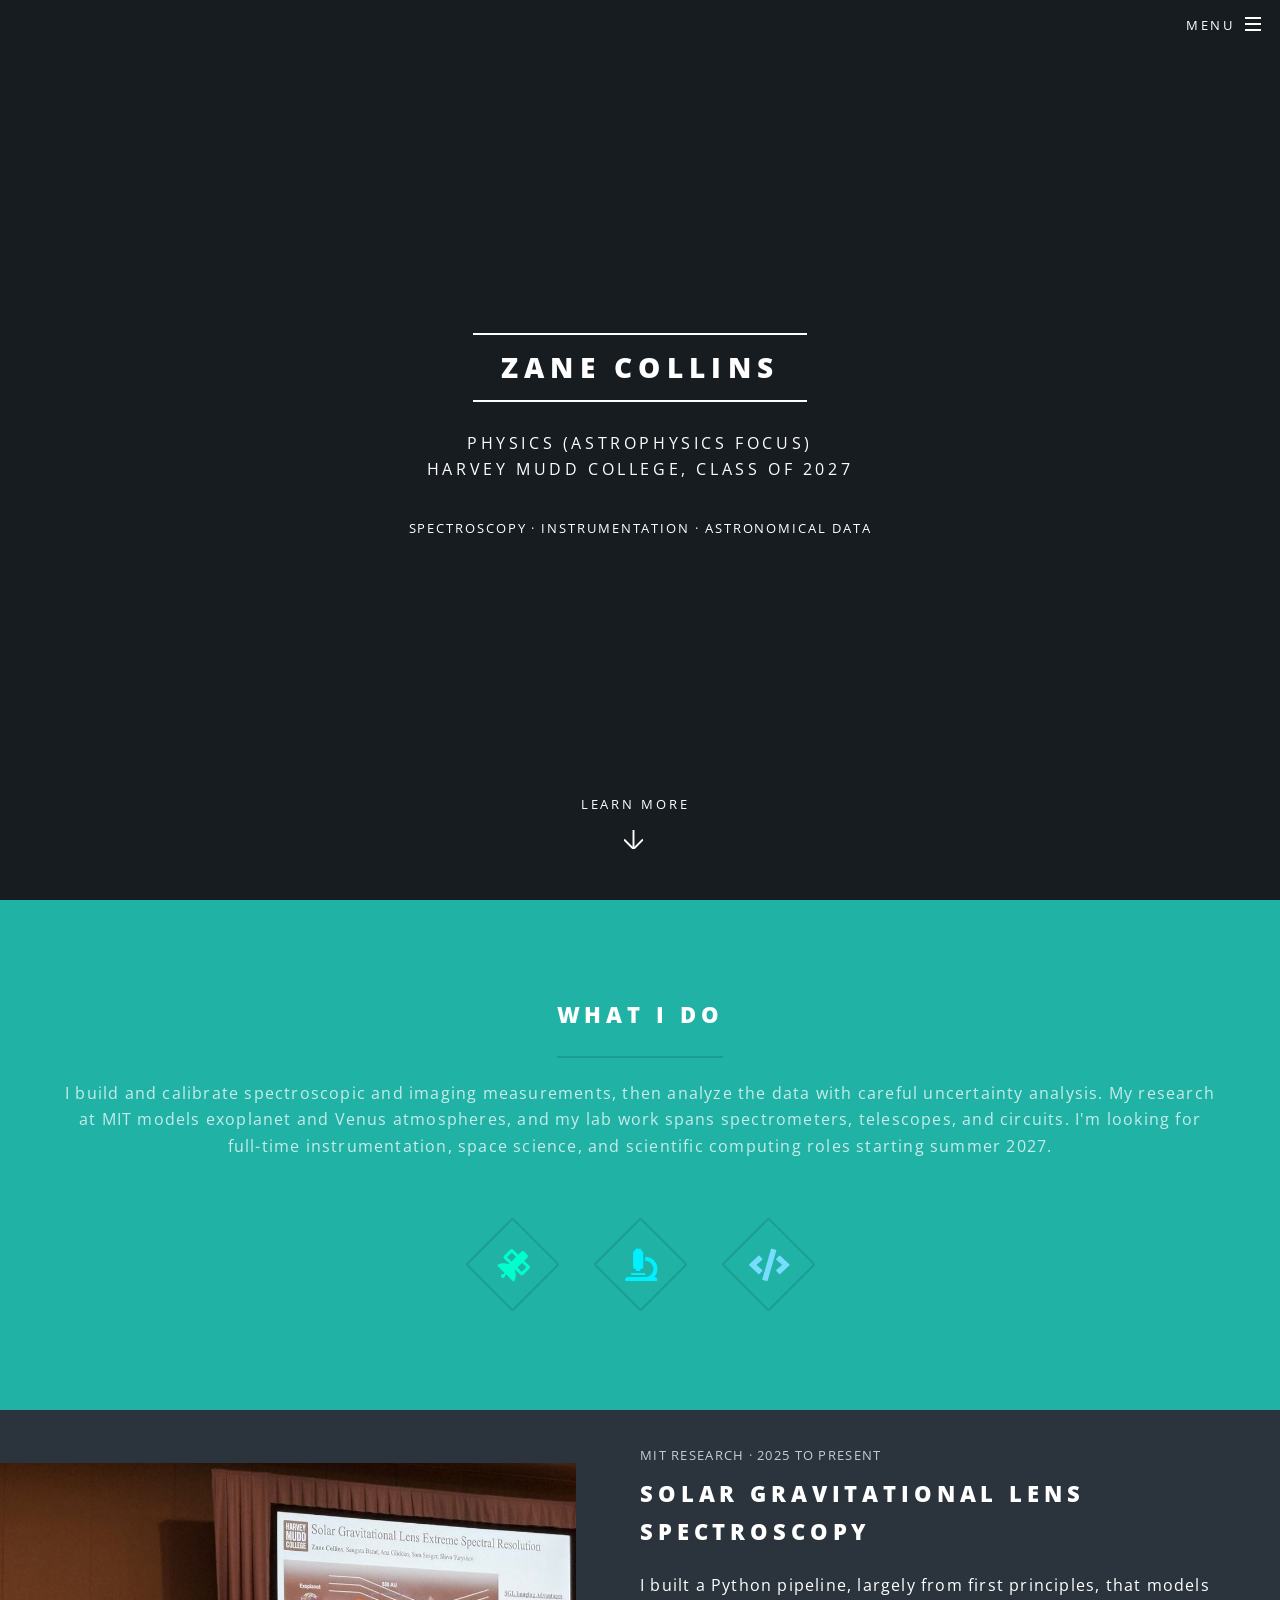
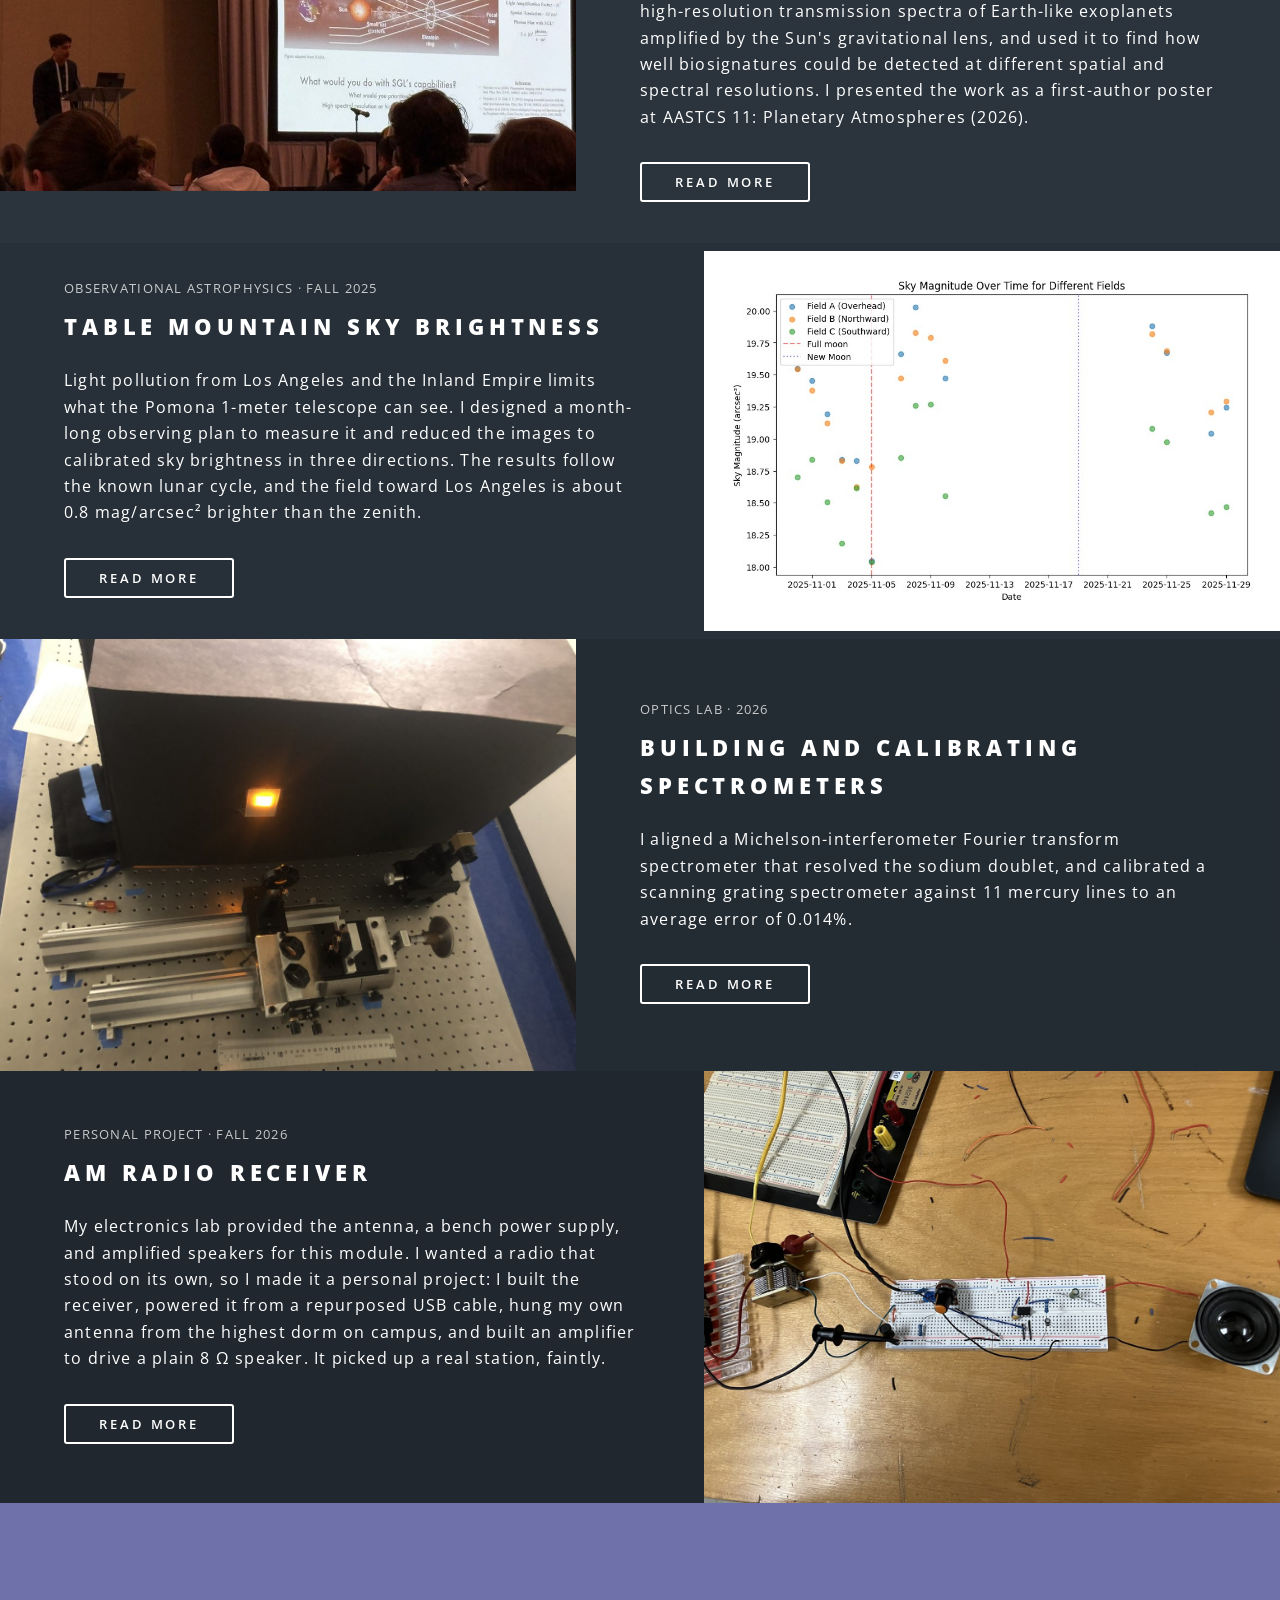
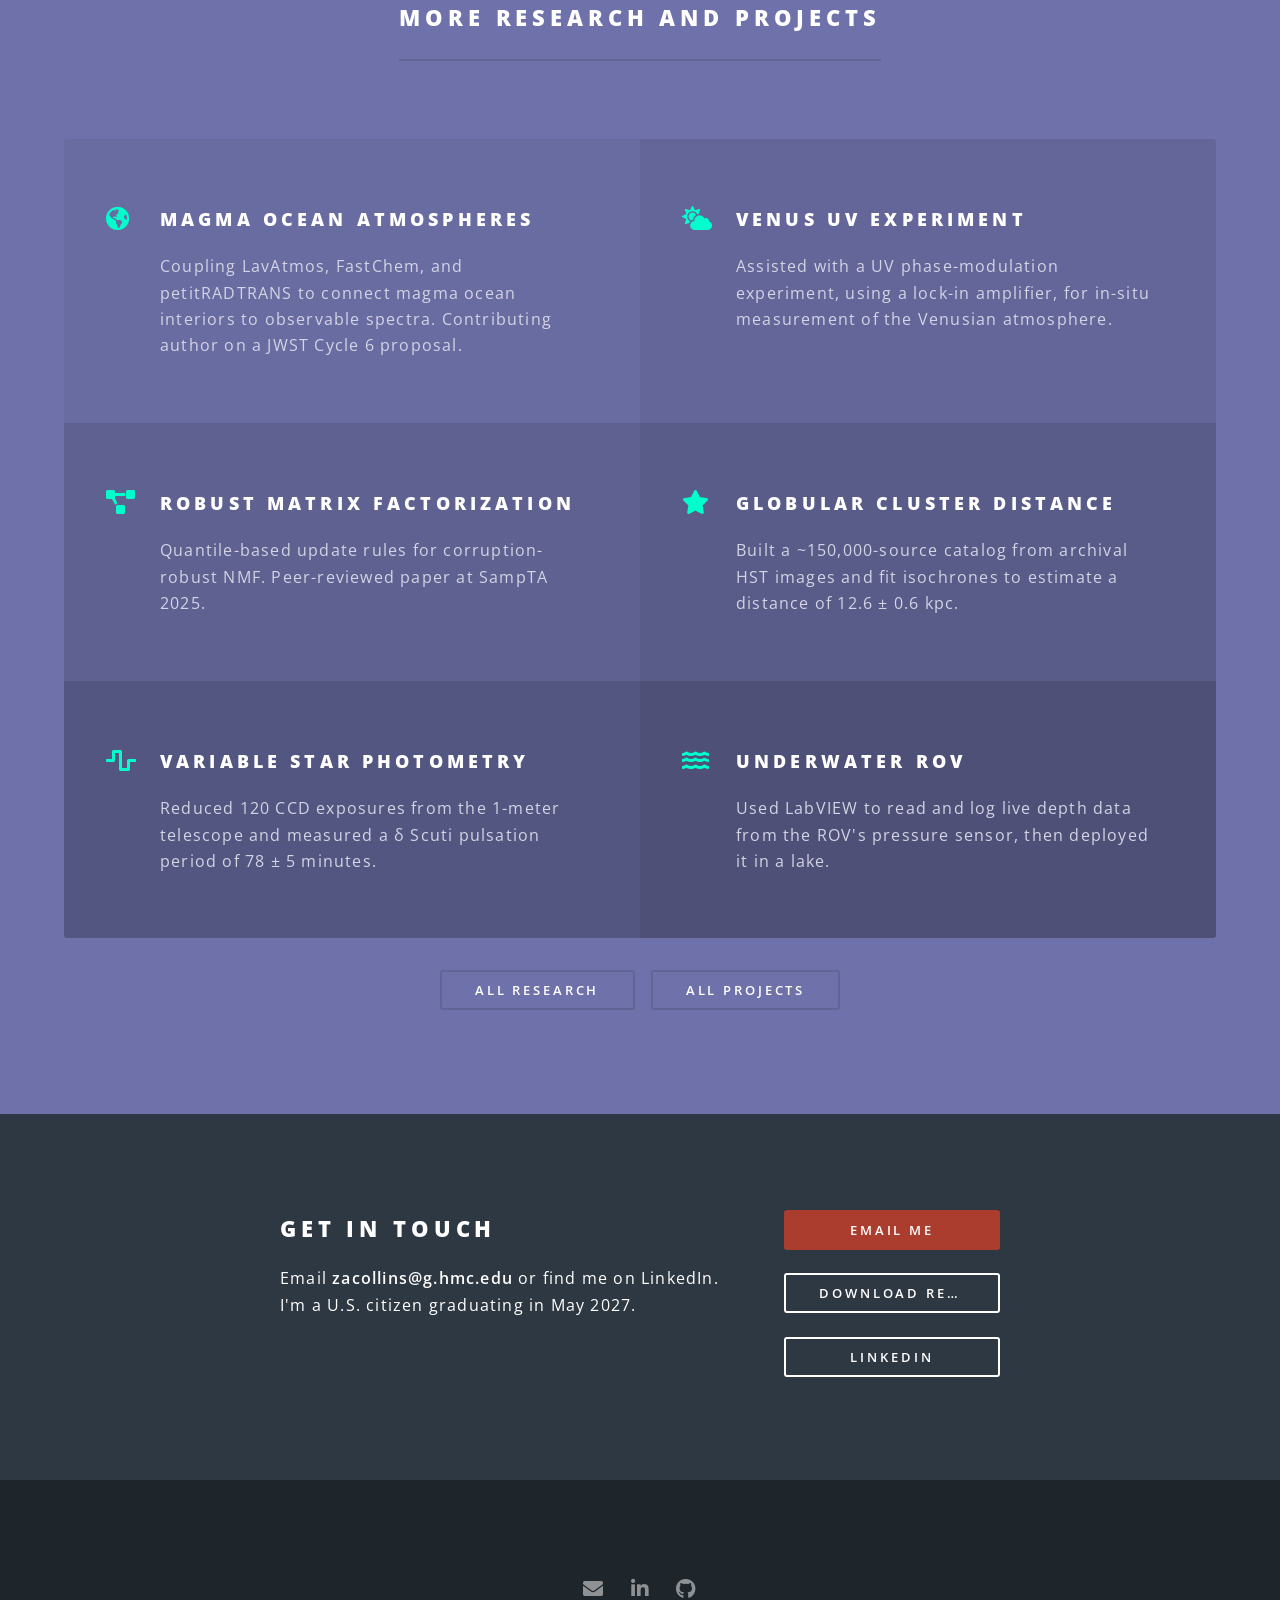
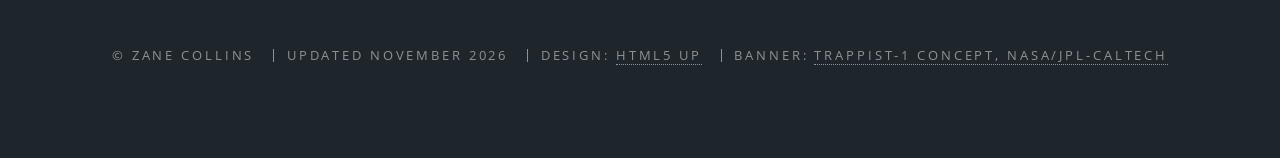
<file: index.html>
<!DOCTYPE HTML>
<!--
	Spectral by HTML5 UP
	html5up.net | @ajlkn
	Free for personal and commercial use under the CCA 3.0 license (html5up.net/license)
-->
<html lang="en">
	<head>
		<title>Zane Collins</title>
		<meta charset="utf-8" />
		<meta name="viewport" content="width=device-width, initial-scale=1" />
		<meta name="description" content="Zane Collins: physics student at Harvey Mudd College. Research and hands-on projects in spectroscopy, instrumentation, and astronomical data analysis." />
		<link rel="stylesheet" href="assets/css/main.css" />
		<link rel="stylesheet" href="assets/css/custom.css" />
		<noscript><link rel="stylesheet" href="assets/css/noscript.css" /></noscript>
	</head>
	<body class="landing is-preload">

		<div id="page-wrapper">

			<header id="header" class="alt">
				<h1><a href="index.html">Zane Collins</a></h1>
				<nav id="nav">
					<ul>
						<li class="special">
							<a href="#menu" class="menuToggle"><span>Menu</span></a>
							<div id="menu">
								<ul>
									<li><a href="index.html">Home</a></li>
									<li><a href="about.html">About</a></li>
									<li><a href="research.html">Research</a></li>
									<li><a href="projects.html">Projects</a></li>
									<li><a href="research.html#publications">Publications</a></li>
									<li><a href="projects.html#skills">Skills</a></li>
									<li><a href="files/Zane_Collins_Resume.pdf">Resume (PDF)</a></li>
									<li><a href="index.html#cta">Contact</a></li>
								</ul>
							</div>
						</li>
					</ul>
				</nav>
			</header>

			<section id="banner">
				<div class="inner">
					<h2>Zane Collins</h2>
					<p>Physics (astrophysics focus)<br />
					Harvey Mudd College, class of 2027</p>
					<p class="facts">Spectroscopy &middot; Instrumentation &middot; Astronomical data</p>
				</div>
				<a href="#one" class="more scrolly">Learn More</a>
			</section>

			<section id="one" class="wrapper style1 special">
				<div class="inner">
					<header class="major">
						<h2>What I do</h2>
						<p>I build and calibrate spectroscopic and imaging measurements, then analyze the data with careful uncertainty analysis. My research at MIT models exoplanet and Venus atmospheres, and my lab work spans spectrometers, telescopes, and circuits. I'm looking for full-time instrumentation, space science, and scientific computing roles starting summer 2027.</p>
					</header>
					<ul class="icons major">
						<li><span class="icon solid fa-satellite major style1"><span class="label">Space science</span></span></li>
						<li><span class="icon solid fa-microscope major style2"><span class="label">Instrumentation</span></span></li>
						<li><span class="icon solid fa-code major style3"><span class="label">Scientific computing</span></span></li>
					</ul>
				</div>
			</section>

			<section id="two" class="wrapper alt style2">
				<section class="spotlight">
					<div class="image"><img src="img/aastcs-talk.jpg" alt="Zane Collins at a podium beside a projected slide titled Solar Gravitational Lens Extreme Spectral Resolution" /></div>
					<div class="content">
						<p class="meta">MIT research &middot; 2025 to present</p>
						<h2>Solar Gravitational Lens spectroscopy</h2>
						<p>I built a Python pipeline, largely from first principles, that models high-resolution transmission spectra of Earth-like exoplanets amplified by the Sun's gravitational lens, and used it to find how well biosignatures could be detected at different spatial and spectral resolutions. I presented the work as a first-author poster at AASTCS 11: Planetary Atmospheres (2026).</p>
						<ul class="actions">
							<li><a href="research.html#sgl" class="button">Read more</a></li>
						</ul>
					</div>
				</section>
				<section class="spotlight">
					<div class="image plot"><img src="img/tmo-sky-brightness.jpg" alt="Sky brightness for three fields over November 2025, brightest at full moon, with the southward field consistently brightest" /></div>
					<div class="content">
						<p class="meta">Observational astrophysics &middot; Fall 2025</p>
						<h2>Table Mountain sky brightness</h2>
						<p>Light pollution from Los Angeles and the Inland Empire limits what the Pomona 1-meter telescope can see. I designed a month-long observing plan to measure it and reduced the images to calibrated sky brightness in three directions. The results follow the known lunar cycle, and the field toward Los Angeles is about 0.8 mag/arcsec² brighter than the zenith.</p>
						<ul class="actions">
							<li><a href="projects.html#table-mountain" class="button">Read more</a></li>
						</ul>
					</div>
				</section>
				<section class="spotlight">
					<div class="image"><img src="img/fts-setup.jpg" alt="Michelson interferometer on an optical breadboard with a sodium lamp behind a black shroud" /></div>
					<div class="content">
						<p class="meta">Optics lab &middot; 2026</p>
						<h2>Building and calibrating spectrometers</h2>
						<p>I aligned a Michelson-interferometer Fourier transform spectrometer that resolved the sodium doublet, and calibrated a scanning grating spectrometer against 11 mercury lines to an average error of 0.014%.</p>
						<ul class="actions">
							<li><a href="projects.html#fts" class="button">Read more</a></li>
						</ul>
					</div>
				</section>
				<section class="spotlight">
					<div class="image"><img src="img/am-radio.jpg" alt="Breadboarded AM radio circuit with a variable tuning capacitor on the left and a speaker on the right" /></div>
					<div class="content">
						<p class="meta">Personal project &middot; Fall 2026</p>
						<h2>AM radio receiver</h2>
						<p>My electronics lab provided the antenna, a bench power supply, and amplified speakers for this module. I wanted a radio that stood on its own, so I made it a personal project: I built the receiver, powered it from a repurposed USB cable, hung my own antenna from the highest dorm on campus, and built an amplifier to drive a plain 8 &Omega; speaker. It picked up a real station, faintly.</p>
						<ul class="actions">
							<li><a href="projects.html#am-radio" class="button">Read more</a></li>
						</ul>
					</div>
				</section>
			</section>

			<section id="three" class="wrapper style3 special">
				<div class="inner">
					<header class="major">
						<h2>More research and projects</h2>
					</header>
					<ul class="features">
						<li class="icon solid fa-globe-americas">
							<h3>Magma ocean atmospheres</h3>
							<p>Coupling LavAtmos, FastChem, and petitRADTRANS to connect magma ocean interiors to observable spectra. Contributing author on a JWST Cycle 6 proposal.</p>
						</li>
						<li class="icon solid fa-cloud-sun">
							<h3>Venus UV experiment</h3>
							<p>Assisted with a UV phase-modulation experiment, using a lock-in amplifier, for in-situ measurement of the Venusian atmosphere.</p>
						</li>
						<li class="icon solid fa-project-diagram">
							<h3>Robust matrix factorization</h3>
							<p>Quantile-based update rules for corruption-robust NMF. Peer-reviewed paper at SampTA 2025.</p>
						</li>
						<li class="icon solid fa-star">
							<h3>Globular cluster distance</h3>
							<p>Built a ~150,000-source catalog from archival HST images and fit isochrones to estimate a distance of 12.6 &plusmn; 0.6 kpc.</p>
						</li>
						<li class="icon solid fa-wave-square">
							<h3>Variable star photometry</h3>
							<p>Reduced 120 CCD exposures from the 1-meter telescope and measured a &delta; Scuti pulsation period of 78 &plusmn; 5 minutes.</p>
						</li>
						<li class="icon solid fa-water">
							<h3>Underwater ROV</h3>
							<p>Used LabVIEW to read and log live depth data from the ROV's pressure sensor, then deployed it in a lake.</p>
						</li>
					</ul>
					<ul class="actions special">
						<li><a href="research.html" class="button">All research</a></li>
						<li><a href="projects.html" class="button">All projects</a></li>
					</ul>
				</div>
			</section>

			<section id="cta" class="wrapper style4">
				<div class="inner">
					<header>
						<h2>Get in touch</h2>
						<p>Email <strong>zacollins@g.hmc.edu</strong> or find me on LinkedIn. I'm a U.S. citizen graduating in May 2027.</p>
					</header>
					<ul class="actions stacked">
						<li><a href="mailto:zacollins@g.hmc.edu" class="button fit primary">Email me</a></li>
						<li><a href="files/Zane_Collins_Resume.pdf" class="button fit">Download resume (PDF)</a></li>
						<li><a href="https://www.linkedin.com/in/zanebcollins" class="button fit">LinkedIn</a></li>
					</ul>
				</div>
			</section>

			<footer id="footer">
				<ul class="icons">
					<li><a href="mailto:zacollins@g.hmc.edu" class="icon solid fa-envelope"><span class="label">Email</span></a></li>
					<li><a href="https://www.linkedin.com/in/zanebcollins" class="icon brands fa-linkedin-in"><span class="label">LinkedIn</span></a></li>
					<li><a href="https://github.com/zanecollins" class="icon brands fa-github"><span class="label">GitHub</span></a></li>
				</ul>
				<ul class="copyright">
					<li>&copy; Zane Collins</li>
					<li>Updated November 2026</li>
					<li>Design: <a href="http://html5up.net">HTML5 UP</a></li>
					<li>Banner: <a href="https://images.nasa.gov/details/PIA21751">TRAPPIST-1 concept, NASA/JPL-Caltech</a></li>
				</ul>
			</footer>

		</div>

		<script src="assets/js/jquery.min.js"></script>
		<script src="assets/js/jquery.scrollex.min.js"></script>
		<script src="assets/js/jquery.scrolly.min.js"></script>
		<script src="assets/js/browser.min.js"></script>
		<script src="assets/js/breakpoints.min.js"></script>
		<script src="assets/js/util.js"></script>
		<script src="assets/js/main.js"></script>

	</body>
</html>
</file>
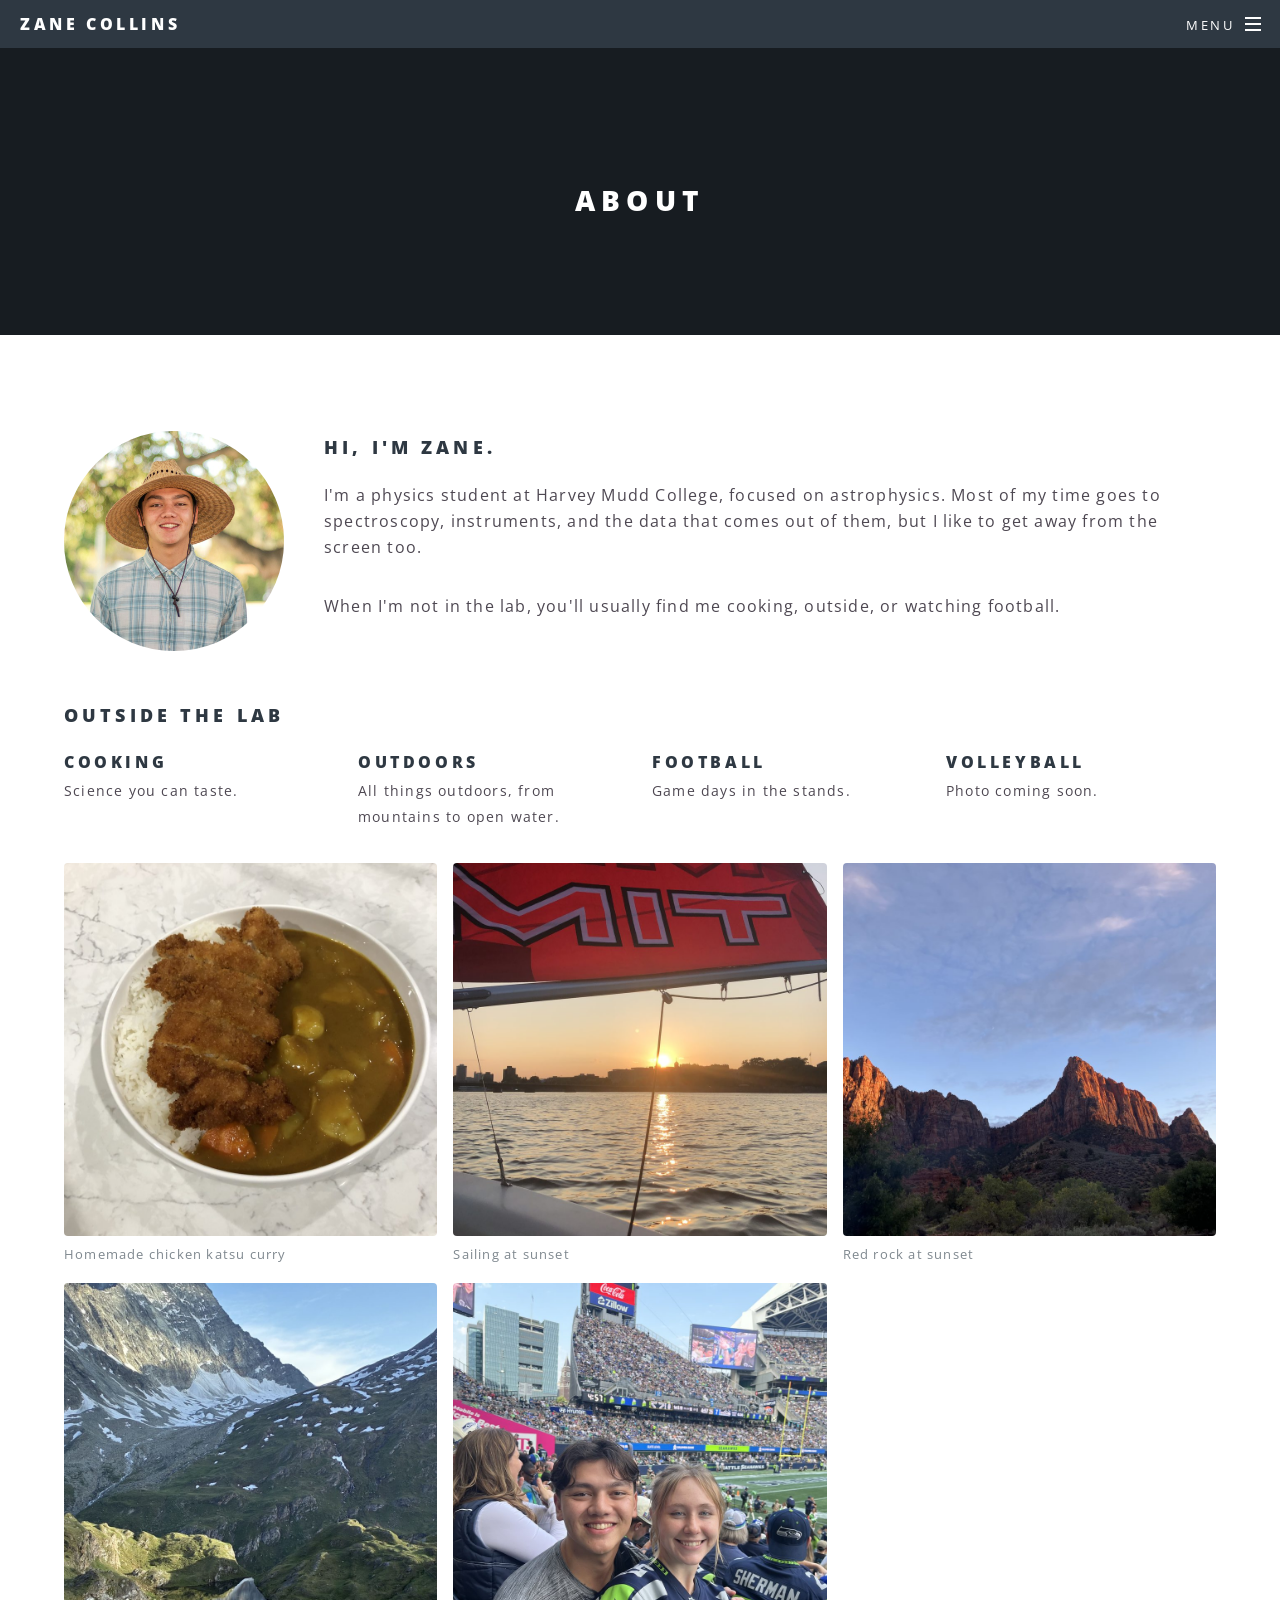
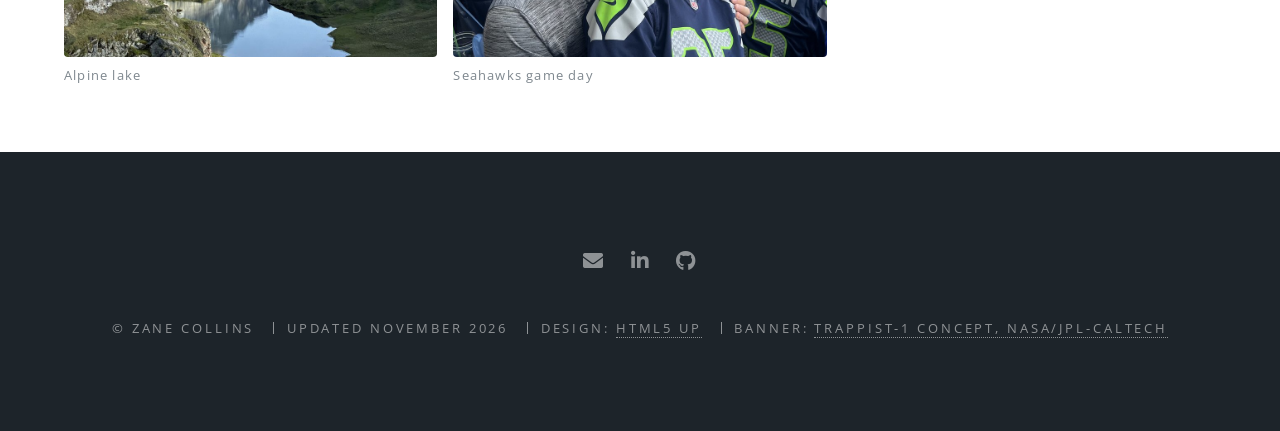
<file: about.html>
<!DOCTYPE HTML>
<!--
	Spectral by HTML5 UP
	html5up.net | @ajlkn
	Free for personal and commercial use under the CCA 3.0 license (html5up.net/license)
-->
<html lang="en">
	<head>
		<title>About | Zane Collins</title>
		<meta charset="utf-8" />
		<meta name="viewport" content="width=device-width, initial-scale=1" />
		<meta name="description" content="Zane Collins: physics student at Harvey Mudd College. Research and hands-on projects in spectroscopy, instrumentation, and astronomical data analysis." />
		<link rel="stylesheet" href="assets/css/main.css" />
		<link rel="stylesheet" href="assets/css/custom.css" />
		<noscript><link rel="stylesheet" href="assets/css/noscript.css" /></noscript>
	</head>
	<body class="is-preload">

		<div id="page-wrapper">

			<header id="header">
				<h1><a href="index.html">Zane Collins</a></h1>
				<nav id="nav">
					<ul>
						<li class="special">
							<a href="#menu" class="menuToggle"><span>Menu</span></a>
							<div id="menu">
								<ul>
									<li><a href="index.html">Home</a></li>
									<li><a href="about.html">About</a></li>
									<li><a href="research.html">Research</a></li>
									<li><a href="projects.html">Projects</a></li>
									<li><a href="research.html#publications">Publications</a></li>
									<li><a href="projects.html#skills">Skills</a></li>
									<li><a href="files/Zane_Collins_Resume.pdf">Resume (PDF)</a></li>
									<li><a href="index.html#cta">Contact</a></li>
								</ul>
							</div>
						</li>
					</ul>
				</nav>
			</header>

			<article id="main">
				<header>
					<h2>About</h2>
				</header>
				<section class="wrapper style5">
					<div class="inner">

						<div class="about-intro">
							<span class="image headshot"><img src="img/about/headshot.jpg" alt="Zane Collins" /></span>
							<div>
								<h3>Hi, I'm Zane.</h3>
								<p>I'm a physics student at Harvey Mudd College, focused on astrophysics. Most of my time goes to spectroscopy, instruments, and the data that comes out of them, but I like to get away from the screen too.</p>
								<p>When I'm not in the lab, you'll usually find me cooking, outside, or watching football.</p>
							</div>
						</div>

						<h3>Outside the lab</h3>
						<div class="hobbies">
							<div><h4>Cooking</h4><p>Science you can taste.</p></div>
							<div><h4>Outdoors</h4><p>All things outdoors, from mountains to open water.</p></div>
							<div><h4>Football</h4><p>Game days in the stands.</p></div>
							<div><h4>Volleyball</h4><p>Photo coming soon.</p></div>
						</div>

						<div class="gallery">
							<figure><img src="img/about/katsu-curry.jpg" alt="Homemade chicken katsu curry over rice" /><figcaption>Homemade chicken katsu curry</figcaption></figure>
							<figure><img src="img/about/sailing.jpg" alt="Sailing at sunset" /><figcaption>Sailing at sunset</figcaption></figure>
							<figure><img src="img/about/sunset-peaks.jpg" alt="Red rock peaks at sunset" /><figcaption>Red rock at sunset</figcaption></figure>
							<figure><img src="img/about/alpine-lake.jpg" alt="Alpine lake below a snowy peak" /><figcaption>Alpine lake</figcaption></figure>
							<figure><img style="object-position: 40% 100%" src="img/about/football.jpg" alt="At a Seahawks game" /><figcaption>Seahawks game day</figcaption></figure>
						</div>

					</div>
				</section>
			</article>

		<!-- Footer -->
			<footer id="footer">
				<ul class="icons">
					<li><a href="mailto:zacollins@g.hmc.edu" class="icon solid fa-envelope"><span class="label">Email</span></a></li>
					<li><a href="https://www.linkedin.com/in/zanebcollins" class="icon brands fa-linkedin-in"><span class="label">LinkedIn</span></a></li>
					<li><a href="https://github.com/zanecollins" class="icon brands fa-github"><span class="label">GitHub</span></a></li>
				</ul>
				<ul class="copyright">
					<li>&copy; Zane Collins</li>
					<li>Updated November 2026</li>
					<li>Design: <a href="http://html5up.net">HTML5 UP</a></li>
					<li>Banner: <a href="https://images.nasa.gov/details/PIA21751">TRAPPIST-1 concept, NASA/JPL-Caltech</a></li>
				</ul>
			</footer>

		</div>

		<script src="assets/js/jquery.min.js"></script>
		<script src="assets/js/jquery.scrollex.min.js"></script>
		<script src="assets/js/jquery.scrolly.min.js"></script>
		<script src="assets/js/browser.min.js"></script>
		<script src="assets/js/breakpoints.min.js"></script>
		<script src="assets/js/util.js"></script>
		<script src="assets/js/main.js"></script>

	</body>
</html>
</file>
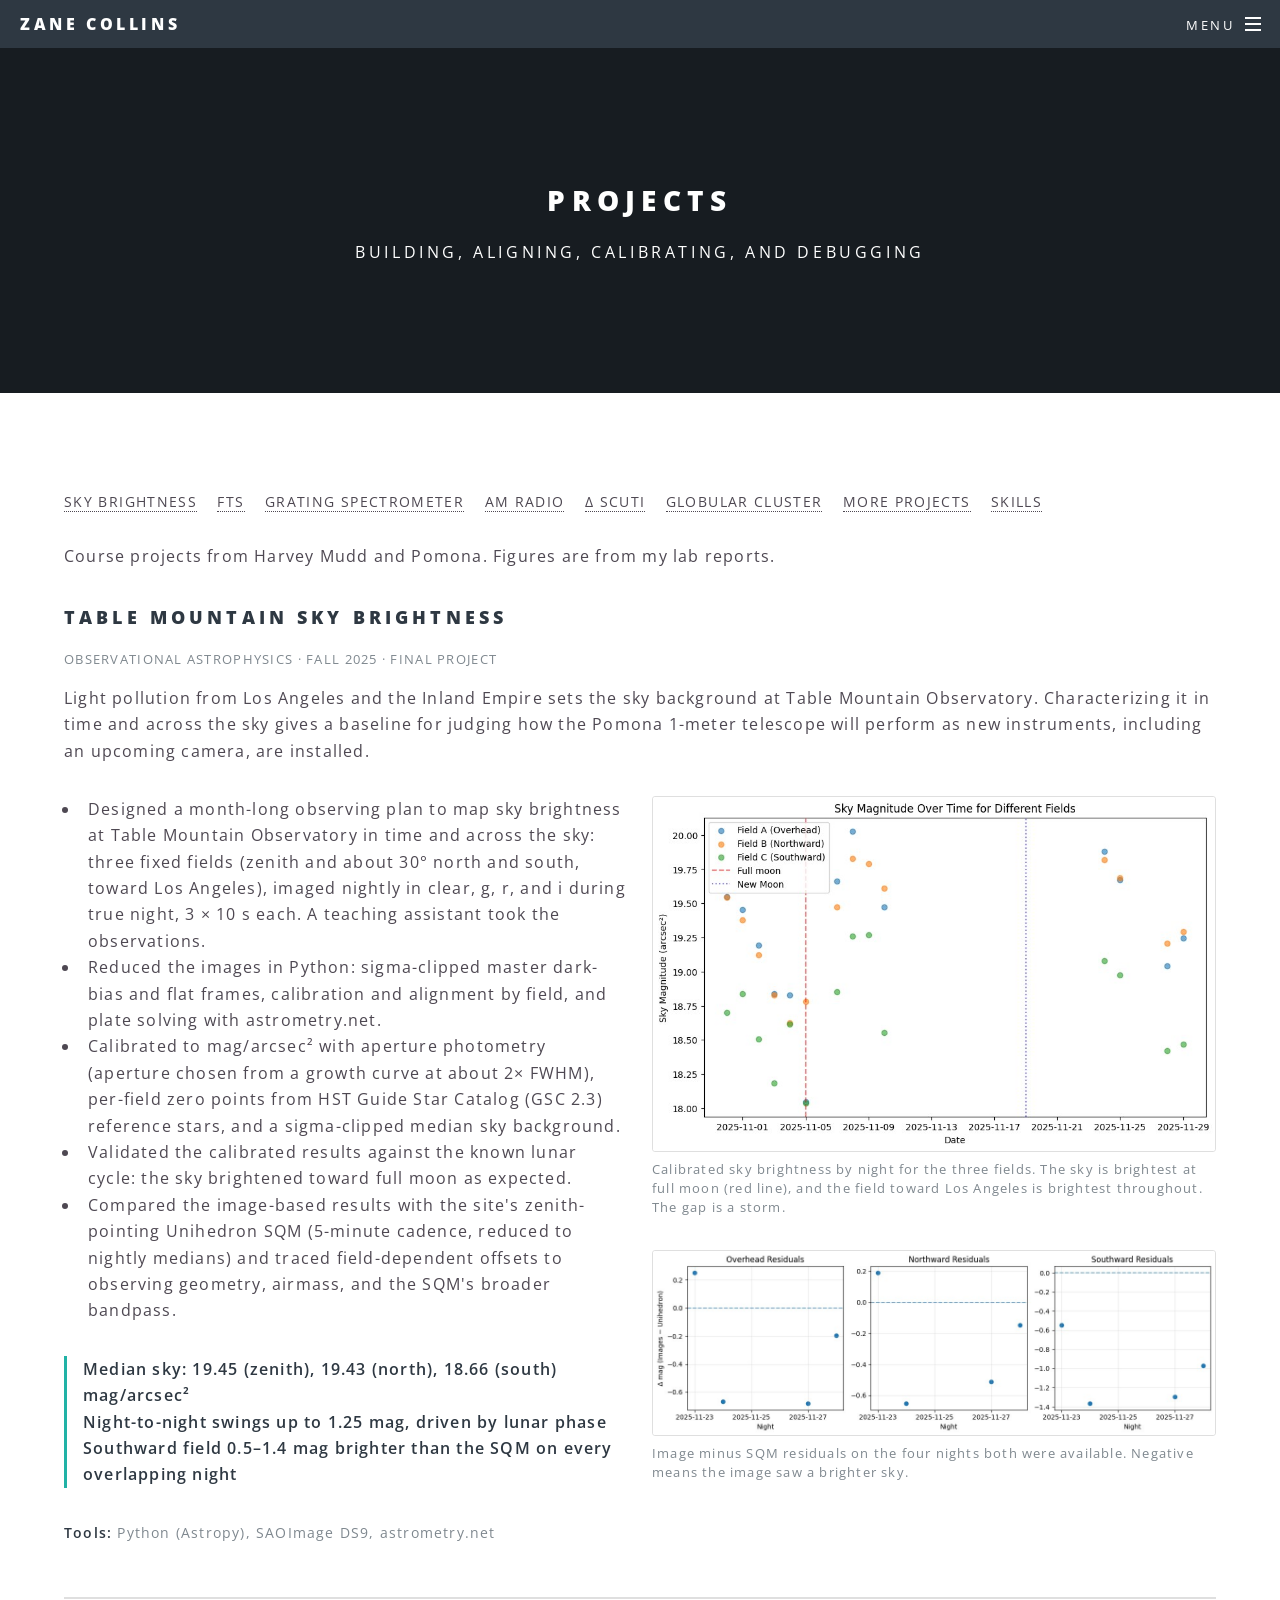
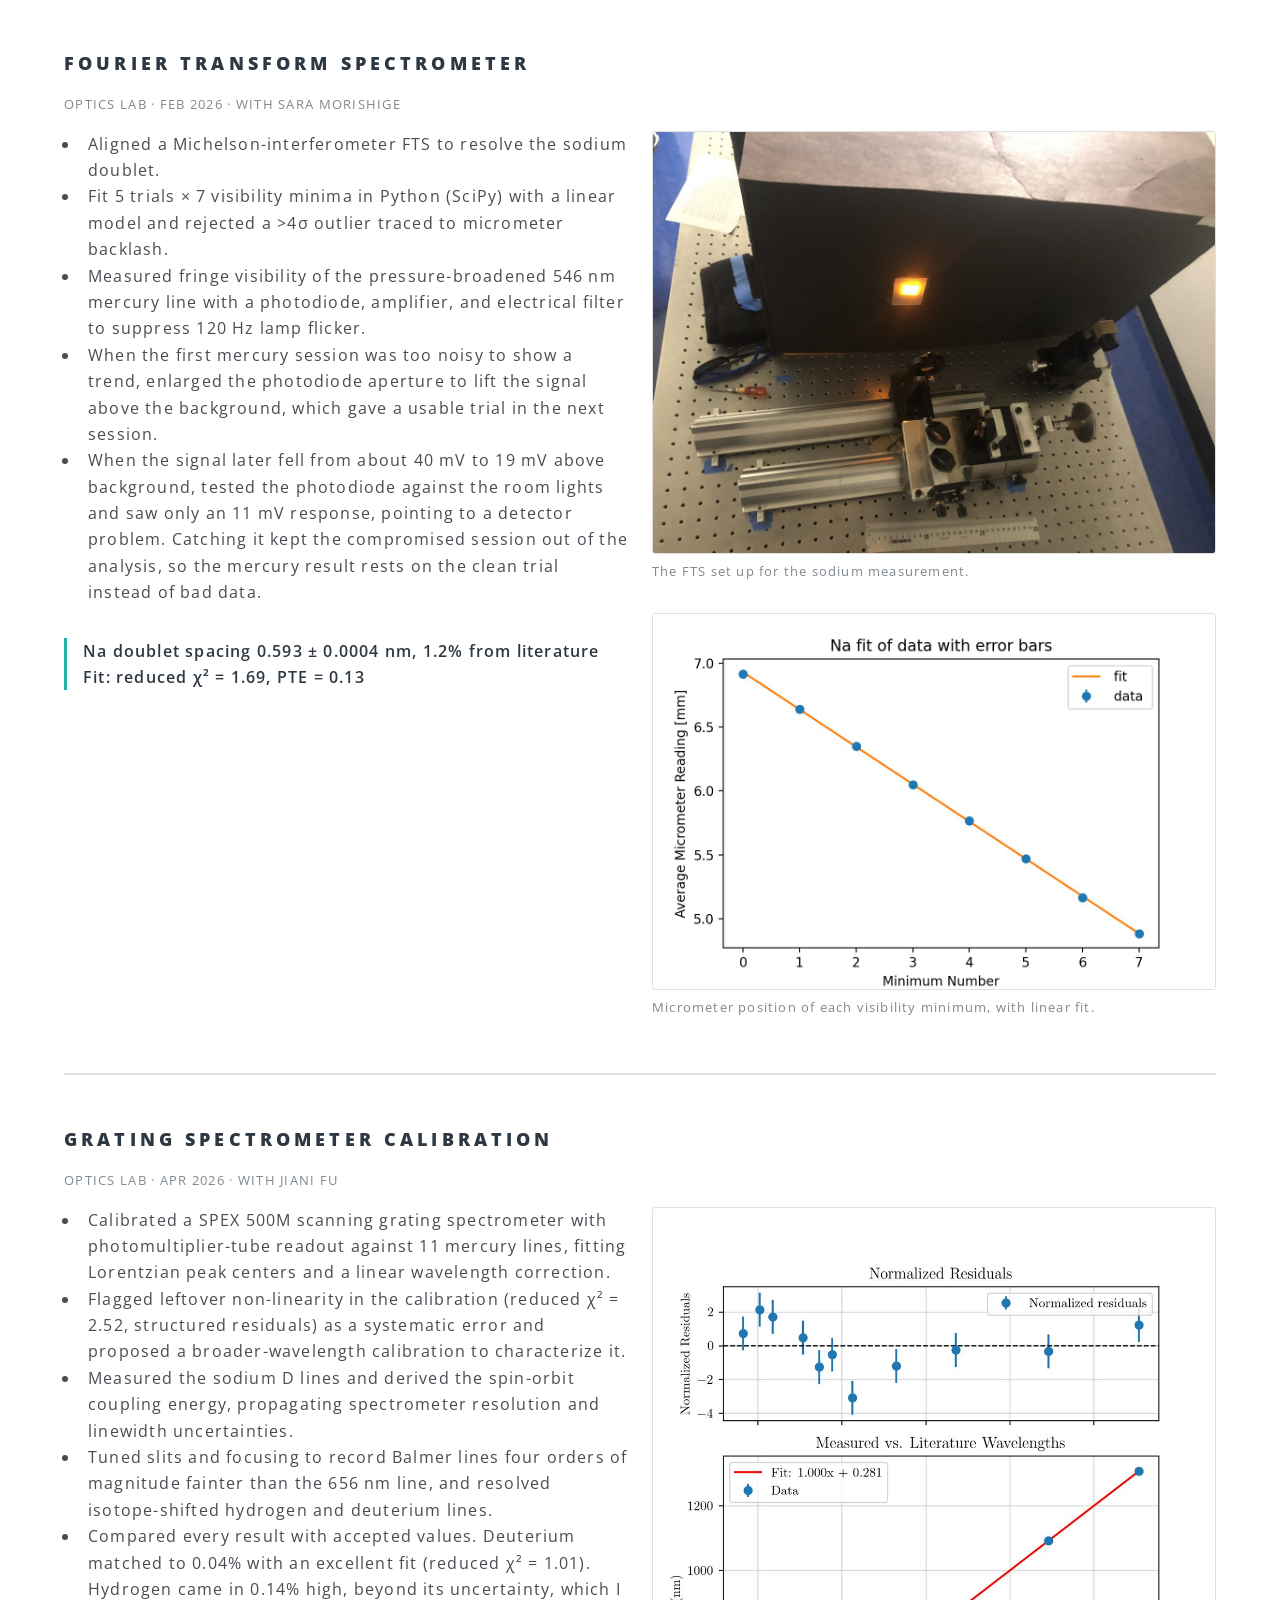
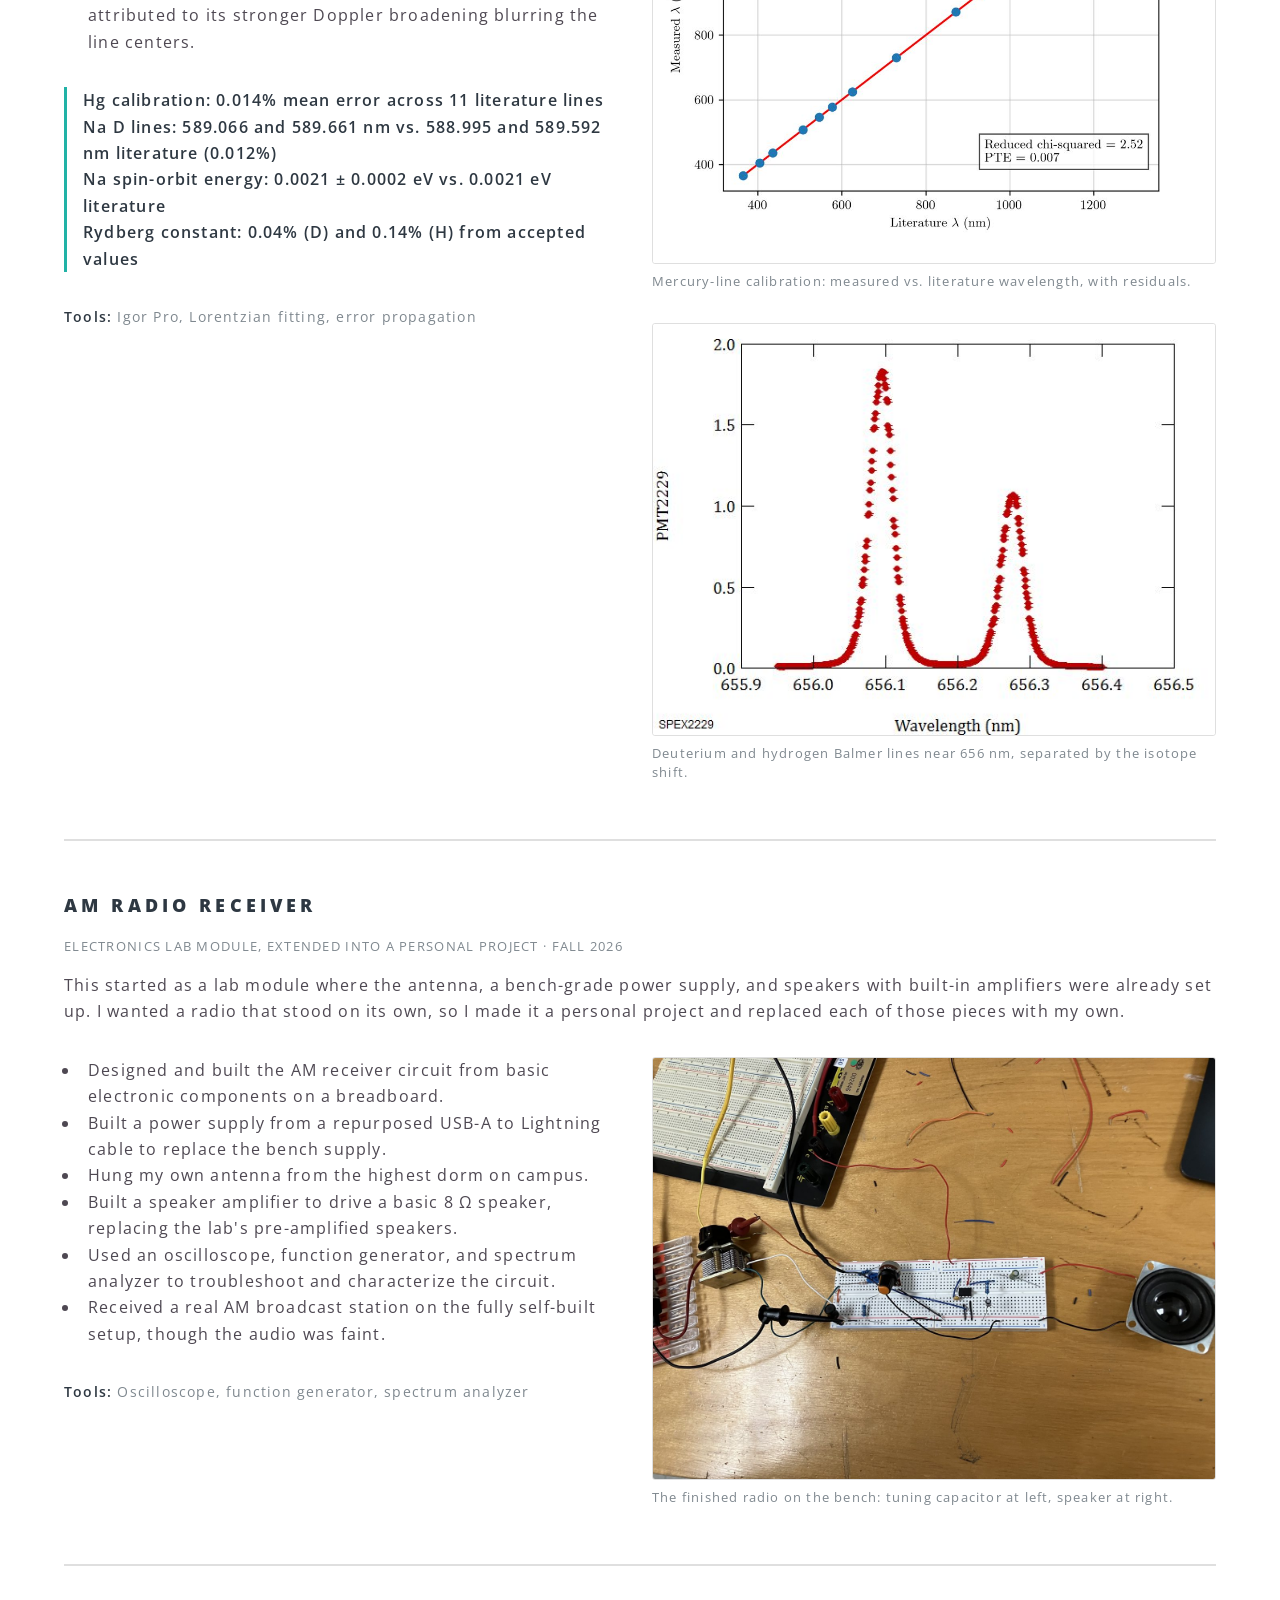
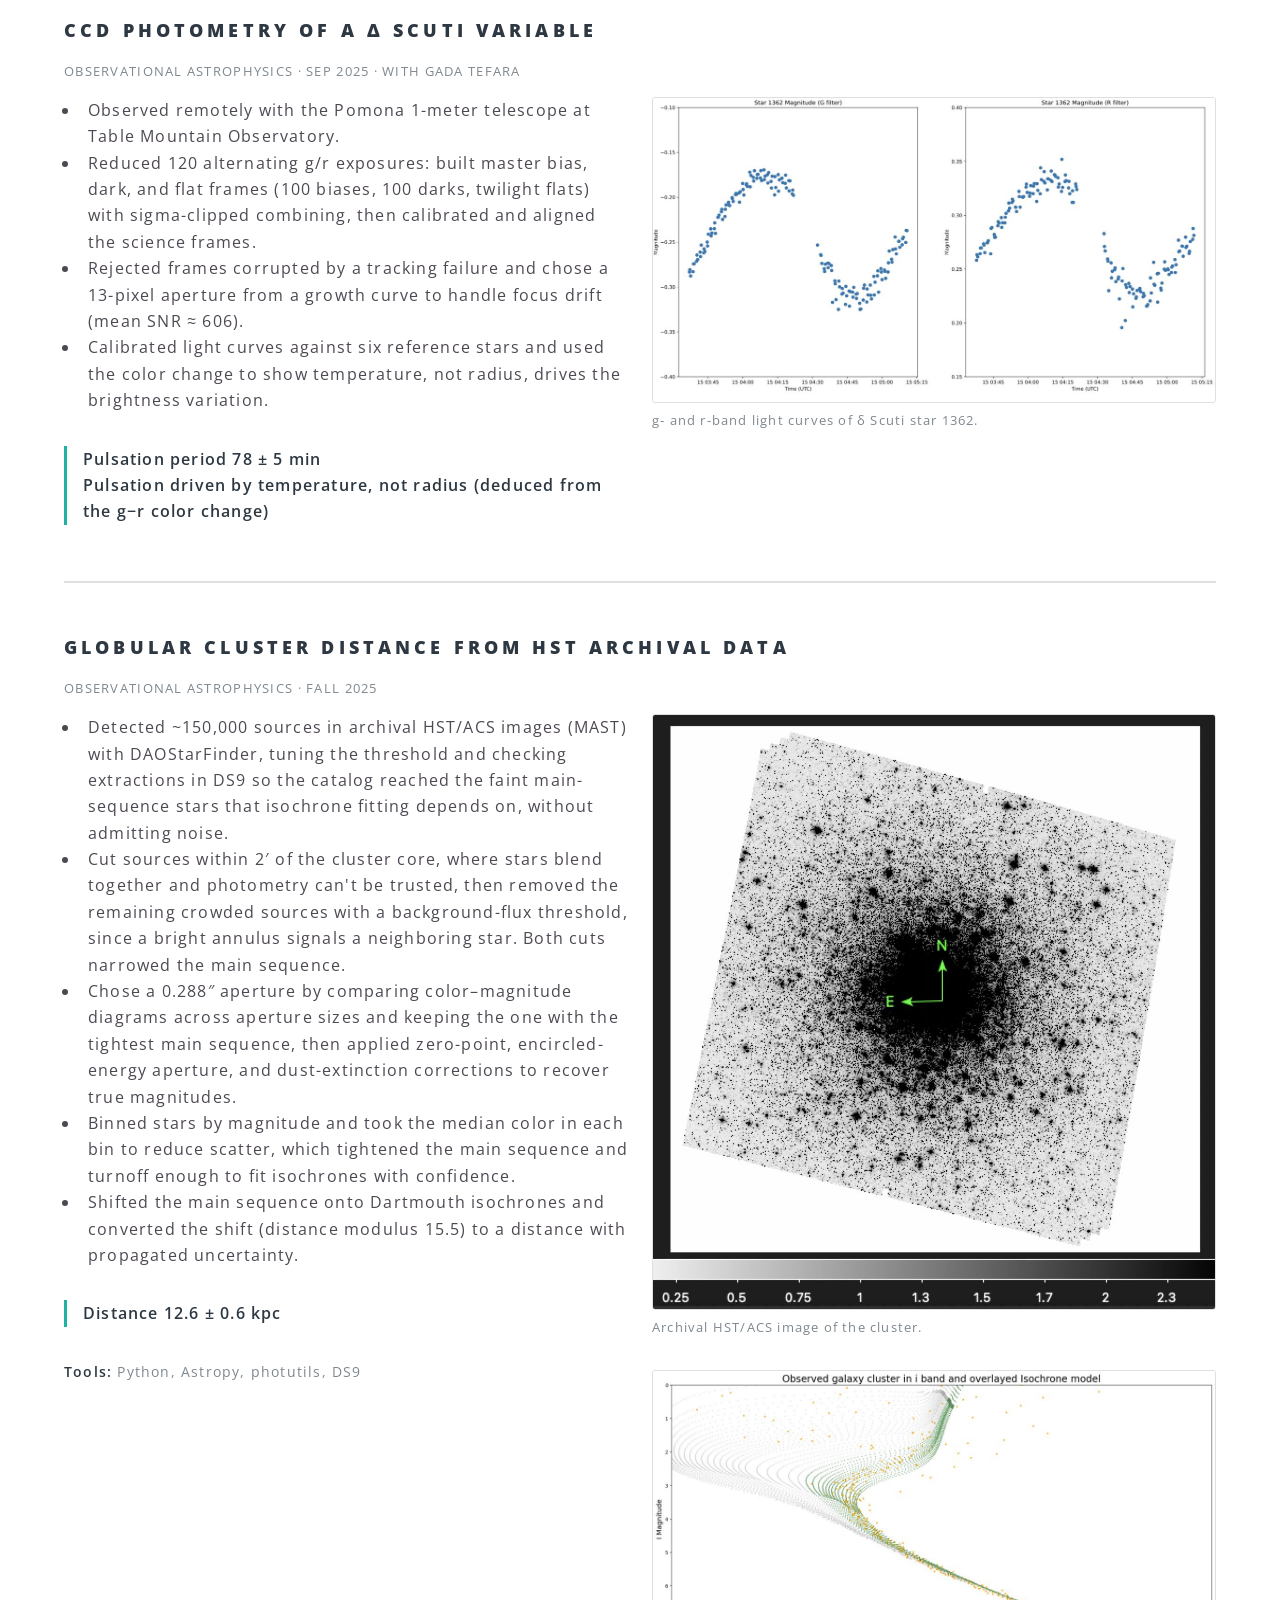
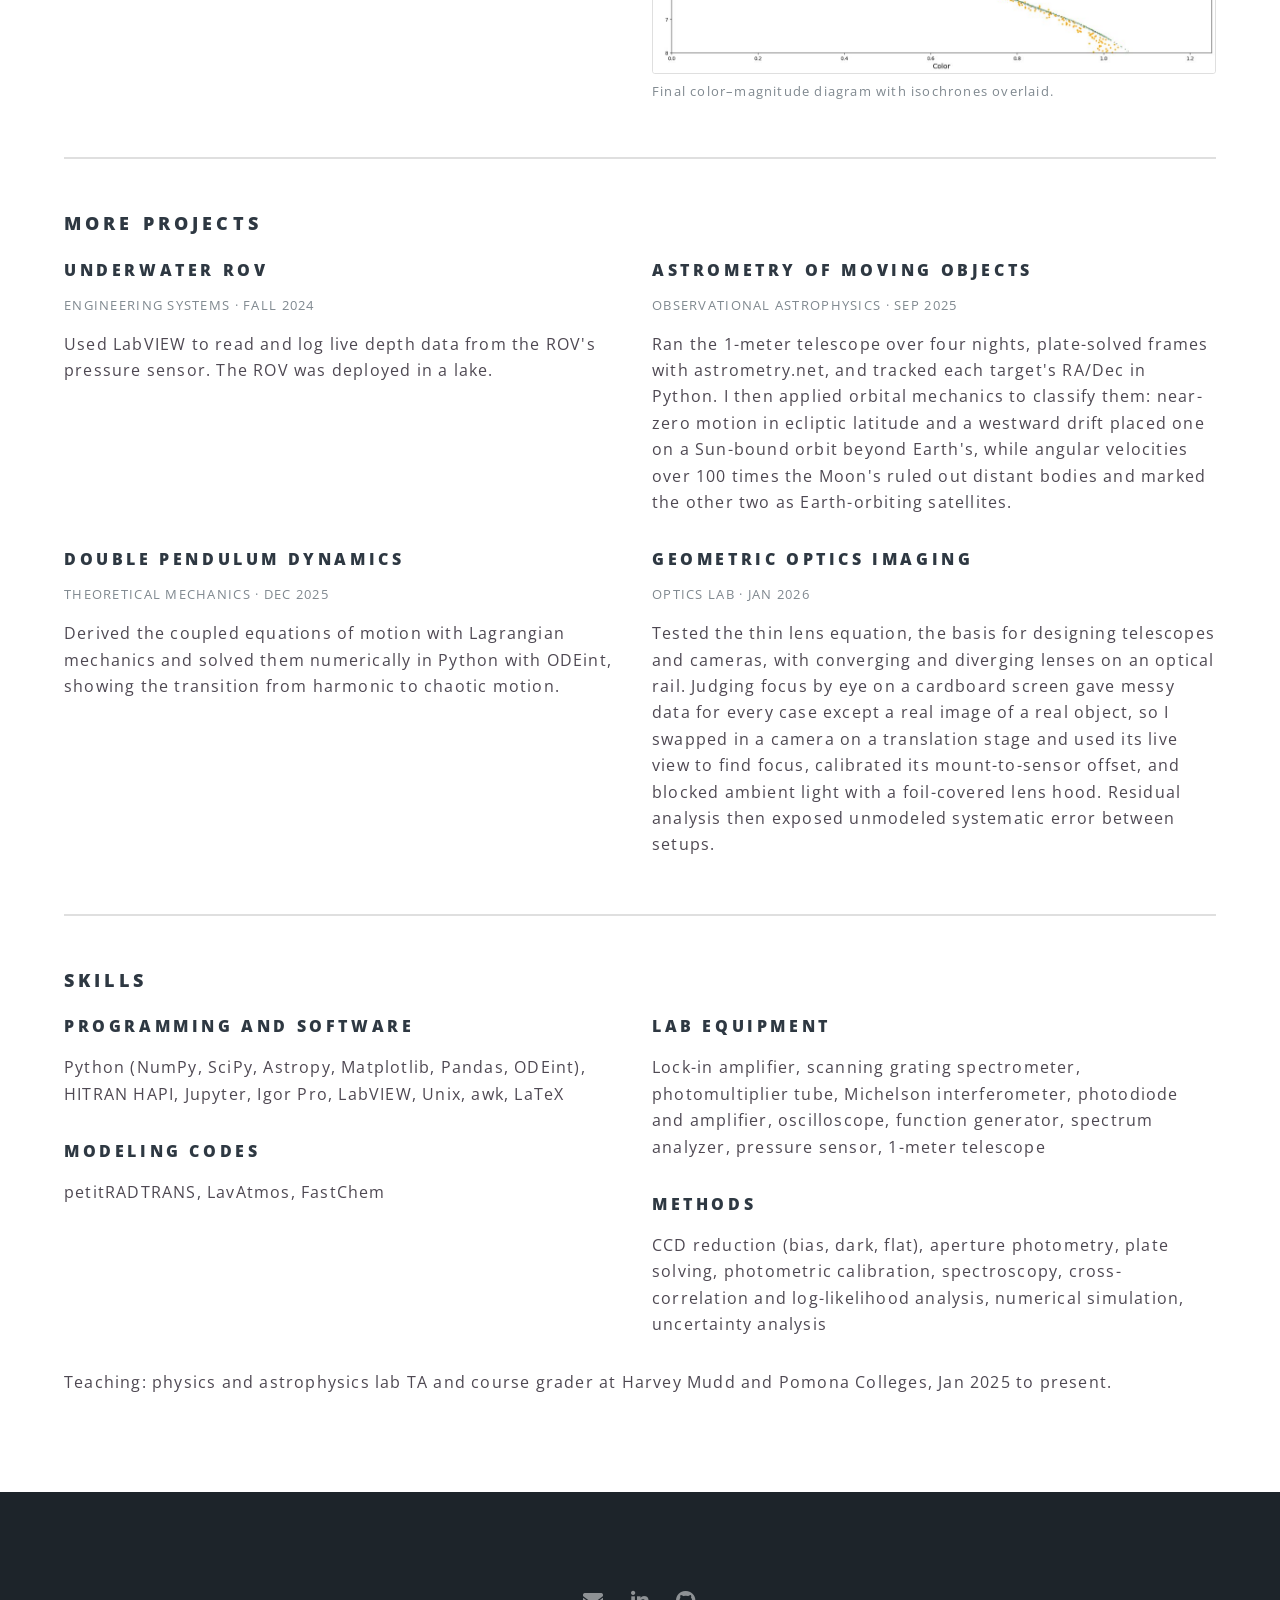
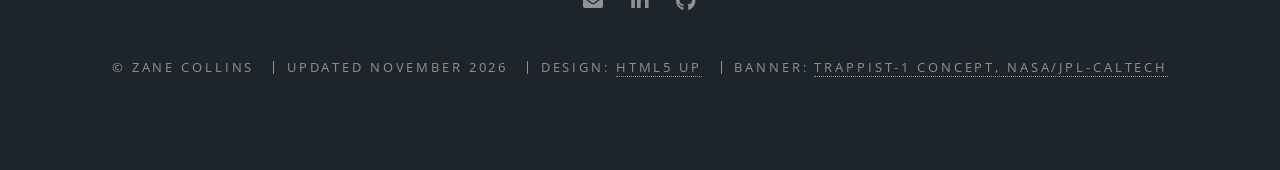
<file: projects.html>
<!DOCTYPE HTML>
<!--
	Spectral by HTML5 UP
	html5up.net | @ajlkn
	Free for personal and commercial use under the CCA 3.0 license (html5up.net/license)
-->
<html lang="en">
	<head>
		<title>Projects | Zane Collins</title>
		<meta charset="utf-8" />
		<meta name="viewport" content="width=device-width, initial-scale=1" />
		<meta name="description" content="Zane Collins: physics student at Harvey Mudd College. Research and hands-on projects in spectroscopy, instrumentation, and astronomical data analysis." />
		<link rel="stylesheet" href="assets/css/main.css" />
		<link rel="stylesheet" href="assets/css/custom.css" />
		<noscript><link rel="stylesheet" href="assets/css/noscript.css" /></noscript>
	</head>
	<body class="is-preload">

		<div id="page-wrapper">

			<header id="header">
				<h1><a href="index.html">Zane Collins</a></h1>
				<nav id="nav">
					<ul>
						<li class="special">
							<a href="#menu" class="menuToggle"><span>Menu</span></a>
							<div id="menu">
								<ul>
									<li><a href="index.html">Home</a></li>
									<li><a href="about.html">About</a></li>
									<li><a href="research.html">Research</a></li>
									<li><a href="projects.html">Projects</a></li>
									<li><a href="research.html#publications">Publications</a></li>
									<li><a href="projects.html#skills">Skills</a></li>
									<li><a href="files/Zane_Collins_Resume.pdf">Resume (PDF)</a></li>
									<li><a href="index.html#cta">Contact</a></li>
								</ul>
							</div>
						</li>
					</ul>
				</nav>
			</header>

			<article id="main">
				<header>
					<h2>Projects</h2>
					<p>Building, aligning, calibrating, and debugging</p>
				</header>
				<section class="wrapper style5">
					<div class="inner">

						<ul class="jump">
							<li><a href="#table-mountain">Sky brightness</a></li>
							<li><a href="#fts">FTS</a></li>
							<li><a href="#grating">Grating spectrometer</a></li>
							<li><a href="#am-radio">AM radio</a></li>
							<li><a href="#delta-scuti">&delta; Scuti</a></li>
							<li><a href="#globular-cluster">Globular cluster</a></li>
							<li><a href="#more">More projects</a></li>
							<li><a href="#skills">Skills</a></li>
						</ul>
						<p>Course projects from Harvey Mudd and Pomona. Figures are from my lab reports.</p>

						<section class="entry" id="table-mountain">
							<h3>Table Mountain sky brightness</h3>
							<p class="meta">Observational Astrophysics &middot; Fall 2025 &middot; final project</p>
							<p>Light pollution from Los Angeles and the Inland Empire sets the sky background at Table Mountain Observatory. Characterizing it in time and across the sky gives a baseline for judging how the Pomona 1-meter telescope will perform as new instruments, including an upcoming camera, are installed.</p>
							<div class="row">
								<div class="col-6 col-12-medium">
									<ul>
										<li>Designed a month-long observing plan to map sky brightness at Table Mountain Observatory in time and across the sky: three fixed fields (zenith and about 30&deg; north and south, toward Los Angeles), imaged nightly in clear, g, r, and i during true night, 3 &times; 10 s each. A teaching assistant took the observations.</li>
										<li>Reduced the images in Python: sigma-clipped master dark-bias and flat frames, calibration and alignment by field, and plate solving with astrometry.net.</li>
										<li>Calibrated to mag/arcsec&sup2; with aperture photometry (aperture chosen from a growth curve at about 2&times; FWHM), per-field zero points from HST Guide Star Catalog (GSC 2.3) reference stars, and a sigma-clipped median sky background.</li>
										<li>Validated the calibrated results against the known lunar cycle: the sky brightened toward full moon as expected.</li>
										<li>Compared the image-based results with the site's zenith-pointing Unihedron SQM (5-minute cadence, reduced to nightly medians) and traced field-dependent offsets to observing geometry, airmass, and the SQM's broader bandpass.</li>
									</ul>
									<p class="result">Median sky: 19.45 (zenith), 19.43 (north), 18.66 (south) mag/arcsec&sup2;<br />Night-to-night swings up to 1.25 mag, driven by lunar phase<br />Southward field 0.5&ndash;1.4 mag brighter than the SQM on every overlapping night</p>
									<p class="tools"><strong>Tools:</strong> Python (Astropy), SAOImage DS9, astrometry.net</p>
								</div>
								<div class="col-6 col-12-medium">
									<div class="figure">
								<span class="image fit"><img src="img/tmo-sky-brightness.jpg" alt="Sky brightness in magnitudes per square arcsecond for three fields over November 2025, with the sky brightest at full moon and the southward field consistently brightest" loading="lazy" width="868" height="547" /></span>
								<p class="caption">Calibrated sky brightness by night for the three fields. The sky is brightest at full moon (red line), and the field toward Los Angeles is brightest throughout. The gap is a storm.</p>
							</div>
									<div class="figure">
								<span class="image fit"><img src="img/tmo-sqm-residuals.jpg" alt="Three panels of residuals between image-based sky brightness and the Unihedron SQM for four nights, with the southward panel offset by 0.5 to 1.4 magnitudes" loading="lazy" width="1190" height="390" /></span>
								<p class="caption">Image minus SQM residuals on the four nights both were available. Negative means the image saw a brighter sky.</p>
							</div>
								</div>
							</div>
						</section>

						<section class="entry" id="fts">
							<h3>Fourier transform spectrometer</h3>
							<p class="meta">Optics Lab &middot; Feb 2026 &middot; with Sara Morishige</p>
							<div class="row">
								<div class="col-6 col-12-medium">
									<ul>
										<li>Aligned a Michelson-interferometer FTS to resolve the sodium doublet.</li>
										<li>Fit 5 trials &times; 7 visibility minima in Python (SciPy) with a linear model and rejected a &gt;4&sigma; outlier traced to micrometer backlash.</li>
										<li>Measured fringe visibility of the pressure-broadened 546 nm mercury line with a photodiode, amplifier, and electrical filter to suppress 120 Hz lamp flicker.</li>
										<li>When the first mercury session was too noisy to show a trend, enlarged the photodiode aperture to lift the signal above the background, which gave a usable trial in the next session.</li>
										<li>When the signal later fell from about 40 mV to 19 mV above background, tested the photodiode against the room lights and saw only an 11 mV response, pointing to a detector problem. Catching it kept the compromised session out of the analysis, so the mercury result rests on the clean trial instead of bad data.</li>
									</ul>
									<p class="result">Na doublet spacing 0.593 &plusmn; 0.0004 nm, 1.2% from literature<br />Fit: reduced &chi;&sup2; = 1.69, PTE = 0.13</p>
								</div>
								<div class="col-6 col-12-medium">
									<div class="figure">
								<span class="image fit"><img src="img/fts-setup.jpg" alt="Michelson interferometer on an optical breadboard with a sodium lamp behind a black shroud" loading="lazy" width="1200" height="900" /></span>
								<p class="caption">The FTS set up for the sodium measurement.</p>
							</div>
									<div class="figure">
								<span class="image fit"><img src="img/fts-sodium-fit.jpg" alt="Average micrometer reading versus visibility minimum number, with a straight-line fit through eight points" loading="lazy" width="1200" height="800" /></span>
								<p class="caption">Micrometer position of each visibility minimum, with linear fit.</p>
							</div>
								</div>
							</div>
						</section>

						<section class="entry" id="grating">
							<h3>Grating spectrometer calibration</h3>
							<p class="meta">Optics Lab &middot; Apr 2026 &middot; with Jiani Fu</p>
							<div class="row">
								<div class="col-6 col-12-medium">
									<ul>
										<li>Calibrated a SPEX 500M scanning grating spectrometer with photomultiplier-tube readout against 11 mercury lines, fitting Lorentzian peak centers and a linear wavelength correction.</li>
										<li>Flagged leftover non-linearity in the calibration (reduced &chi;&sup2; = 2.52, structured residuals) as a systematic error and proposed a broader-wavelength calibration to characterize it.</li>
										<li>Measured the sodium D lines and derived the spin-orbit coupling energy, propagating spectrometer resolution and linewidth uncertainties.</li>
										<li>Tuned slits and focusing to record Balmer lines four orders of magnitude fainter than the 656 nm line, and resolved isotope-shifted hydrogen and deuterium lines.</li>
										<li>Compared every result with accepted values. Deuterium matched to 0.04% with an excellent fit (reduced &chi;&sup2; = 1.01). Hydrogen came in 0.14% high, beyond its uncertainty, which I attributed to its stronger Doppler broadening blurring the line centers.</li>
									</ul>
									<p class="result">Hg calibration: 0.014% mean error across 11 literature lines<br />Na D lines: 589.066 and 589.661 nm vs. 588.995 and 589.592 nm literature (0.012%)<br />Na spin-orbit energy: 0.0021 &plusmn; 0.0002 eV vs. 0.0021 eV literature<br />Rydberg constant: 0.04% (D) and 0.14% (H) from accepted values</p>
									<p class="tools"><strong>Tools:</strong> Igor Pro, Lorentzian fitting, error propagation</p>
								</div>
								<div class="col-6 col-12-medium">
									<div class="figure">
								<span class="image fit"><img src="img/grating-calibration.jpg" alt="Measured versus literature wavelength for mercury lines with a linear fit, and normalized residuals above" loading="lazy" width="1029" height="1200" /></span>
								<p class="caption">Mercury-line calibration: measured vs. literature wavelength, with residuals.</p>
							</div>
									<div class="figure">
								<span class="image fit"><img src="img/balmer-h-d.jpg" alt="Two Lorentzian peaks near 656.1 and 656.3 nanometers in photomultiplier signal" loading="lazy" width="600" height="439" /></span>
								<p class="caption">Deuterium and hydrogen Balmer lines near 656 nm, separated by the isotope shift.</p>
							</div>
								</div>
							</div>
						</section>

						<section class="entry" id="am-radio">
							<h3>AM radio receiver</h3>
							<p class="meta">Electronics Lab module, extended into a personal project &middot; Fall 2026</p>
							<p>This started as a lab module where the antenna, a bench-grade power supply, and speakers with built-in amplifiers were already set up. I wanted a radio that stood on its own, so I made it a personal project and replaced each of those pieces with my own.</p>
							<div class="row">
								<div class="col-6 col-12-medium">
									<ul>
										<li>Designed and built the AM receiver circuit from basic electronic components on a breadboard.</li>
										<li>Built a power supply from a repurposed USB-A to Lightning cable to replace the bench supply.</li>
										<li>Hung my own antenna from the highest dorm on campus.</li>
										<li>Built a speaker amplifier to drive a basic 8 &Omega; speaker, replacing the lab's pre-amplified speakers.</li>
										<li>Used an oscilloscope, function generator, and spectrum analyzer to troubleshoot and characterize the circuit.</li>
										<li>Received a real AM broadcast station on the fully self-built setup, though the audio was faint.</li>
									</ul>
									<p class="tools"><strong>Tools:</strong> Oscilloscope, function generator, spectrum analyzer</p>
								</div>
								<div class="col-6 col-12-medium">
									<div class="figure">
								<span class="image fit"><img src="img/am-radio.jpg" alt="Breadboarded AM radio circuit with a variable tuning capacitor on the left and a speaker on the right" loading="lazy" width="1400" height="1050" /></span>
								<p class="caption">The finished radio on the bench: tuning capacitor at left, speaker at right.</p>
							</div>
								</div>
							</div>
						</section>

						<section class="entry" id="delta-scuti">
							<h3>CCD photometry of a &delta; Scuti variable</h3>
							<p class="meta">Observational Astrophysics &middot; Sep 2025 &middot; with Gada Tefara</p>
							<div class="row">
								<div class="col-6 col-12-medium">
									<ul>
										<li>Observed remotely with the Pomona 1-meter telescope at Table Mountain Observatory.</li>
										<li>Reduced 120 alternating g/r exposures: built master bias, dark, and flat frames (100 biases, 100 darks, twilight flats) with sigma-clipped combining, then calibrated and aligned the science frames.</li>
										<li>Rejected frames corrupted by a tracking failure and chose a 13-pixel aperture from a growth curve to handle focus drift (mean SNR &asymp; 606).</li>
										<li>Calibrated light curves against six reference stars and used the color change to show temperature, not radius, drives the brightness variation.</li>
									</ul>
									<p class="result">Pulsation period 78 &plusmn; 5 min<br />Pulsation driven by temperature, not radius (deduced from the g&minus;r color change)</p>
								</div>
								<div class="col-6 col-12-medium">
									<div class="figure">
								<span class="image fit"><img src="img/dscuti-lightcurve.jpg" alt="Two light curves, g band and r band, showing a rise, peak, and fall in brightness over about 90 minutes" loading="lazy" width="1200" height="649" /></span>
								<p class="caption">g- and r-band light curves of &delta; Scuti star 1362.</p>
							</div>
								</div>
							</div>
						</section>

						<section class="entry" id="globular-cluster">
							<h3>Globular cluster distance from HST archival data</h3>
							<p class="meta">Observational Astrophysics &middot; Fall 2025</p>
							<div class="row">
								<div class="col-6 col-12-medium">
									<ul>
										<li>Detected ~150,000 sources in archival HST/ACS images (MAST) with DAOStarFinder, tuning the threshold and checking extractions in DS9 so the catalog reached the faint main-sequence stars that isochrone fitting depends on, without admitting noise.</li>
										<li>Cut sources within 2&prime; of the cluster core, where stars blend together and photometry can't be trusted, then removed the remaining crowded sources with a background-flux threshold, since a bright annulus signals a neighboring star. Both cuts narrowed the main sequence.</li>
										<li>Chose a 0.288&Prime; aperture by comparing color&ndash;magnitude diagrams across aperture sizes and keeping the one with the tightest main sequence, then applied zero-point, encircled-energy aperture, and dust-extinction corrections to recover true magnitudes.</li>
										<li>Binned stars by magnitude and took the median color in each bin to reduce scatter, which tightened the main sequence and turnoff enough to fit isochrones with confidence.</li>
										<li>Shifted the main sequence onto Dartmouth isochrones and converted the shift (distance modulus 15.5) to a distance with propagated uncertainty.</li>
									</ul>
									<p class="result">Distance 12.6 &plusmn; 0.6 kpc</p>
									<p class="tools"><strong>Tools:</strong> Python, Astropy, photutils, DS9</p>
								</div>
								<div class="col-6 col-12-medium">
									<div class="figure">
								<span class="image fit"><img src="img/hst-cluster.jpg" alt="Grayscale HST image of a dense star cluster" loading="lazy" width="1061" height="1122" /></span>
								<p class="caption">Archival HST/ACS image of the cluster.</p>
							</div>
									<div class="figure">
								<span class="image fit"><img src="img/cmd-isochrones.jpg" alt="Color-magnitude diagram with orange data points along a curved main sequence and green isochrone curves" loading="lazy" width="1200" height="646" /></span>
								<p class="caption">Final color&ndash;magnitude diagram with isochrones overlaid.</p>
							</div>
								</div>
							</div>
						</section>

						<section class="entry" id="more">
							<h3>More projects</h3>
							<div class="row">
								<div class="col-6 col-12-small">
									<h4>Underwater ROV</h4>
									<p class="meta">Engineering Systems &middot; Fall 2024</p>
									<p>Used LabVIEW to read and log live depth data from the ROV's pressure sensor. The ROV was deployed in a lake.</p>
								</div>
								<div class="col-6 col-12-small">
									<h4>Astrometry of moving objects</h4>
									<p class="meta">Observational Astrophysics &middot; Sep 2025</p>
									<p>Ran the 1-meter telescope over four nights, plate-solved frames with astrometry.net, and tracked each target's RA/Dec in Python. I then applied orbital mechanics to classify them: near-zero motion in ecliptic latitude and a westward drift placed one on a Sun-bound orbit beyond Earth's, while angular velocities over 100 times the Moon's ruled out distant bodies and marked the other two as Earth-orbiting satellites.</p>
								</div>
								<div class="col-6 col-12-small">
									<h4>Double pendulum dynamics</h4>
									<p class="meta">Theoretical Mechanics &middot; Dec 2025</p>
									<p>Derived the coupled equations of motion with Lagrangian mechanics and solved them numerically in Python with ODEint, showing the transition from harmonic to chaotic motion.</p>
								</div>
								<div class="col-6 col-12-small">
									<h4>Geometric optics imaging</h4>
									<p class="meta">Optics Lab &middot; Jan 2026</p>
									<p>Tested the thin lens equation, the basis for designing telescopes and cameras, with converging and diverging lenses on an optical rail. Judging focus by eye on a cardboard screen gave messy data for every case except a real image of a real object, so I swapped in a camera on a translation stage and used its live view to find focus, calibrated its mount-to-sensor offset, and blocked ambient light with a foil-covered lens hood. Residual analysis then exposed unmodeled systematic error between setups.</p>
								</div>
							</div>
						</section>

						<section id="skills">
							<h3>Skills</h3>
							<div class="row">
								<div class="col-6 col-12-small">
									<h4>Programming and software</h4>
									<p>Python (NumPy, SciPy, Astropy, Matplotlib, Pandas, ODEint), HITRAN HAPI, Jupyter, Igor Pro, LabVIEW, Unix, awk, LaTeX</p>
									<h4>Modeling codes</h4>
									<p>petitRADTRANS, LavAtmos, FastChem</p>
								</div>
								<div class="col-6 col-12-small">
									<h4>Lab equipment</h4>
									<p>Lock-in amplifier, scanning grating spectrometer, photomultiplier tube, Michelson interferometer, photodiode and amplifier, oscilloscope, function generator, spectrum analyzer, pressure sensor, 1-meter telescope</p>
									<h4>Methods</h4>
									<p>CCD reduction (bias, dark, flat), aperture photometry, plate solving, photometric calibration, spectroscopy, cross-correlation and log-likelihood analysis, numerical simulation, uncertainty analysis</p>
								</div>
							</div>
							<p>Teaching: physics and astrophysics lab TA and course grader at Harvey Mudd and Pomona Colleges, Jan 2025 to present.</p>
						</section>

					</div>
				</section>
			</article>

			<footer id="footer">
				<ul class="icons">
					<li><a href="mailto:zacollins@g.hmc.edu" class="icon solid fa-envelope"><span class="label">Email</span></a></li>
					<li><a href="https://www.linkedin.com/in/zanebcollins" class="icon brands fa-linkedin-in"><span class="label">LinkedIn</span></a></li>
					<li><a href="https://github.com/zanecollins" class="icon brands fa-github"><span class="label">GitHub</span></a></li>
				</ul>
				<ul class="copyright">
					<li>&copy; Zane Collins</li>
					<li>Updated November 2026</li>
					<li>Design: <a href="http://html5up.net">HTML5 UP</a></li>
					<li>Banner: <a href="https://images.nasa.gov/details/PIA21751">TRAPPIST-1 concept, NASA/JPL-Caltech</a></li>
				</ul>
			</footer>

		</div>

		<script src="assets/js/jquery.min.js"></script>
		<script src="assets/js/jquery.scrollex.min.js"></script>
		<script src="assets/js/jquery.scrolly.min.js"></script>
		<script src="assets/js/browser.min.js"></script>
		<script src="assets/js/breakpoints.min.js"></script>
		<script src="assets/js/util.js"></script>
		<script src="assets/js/main.js"></script>

	</body>
</html>
</file>
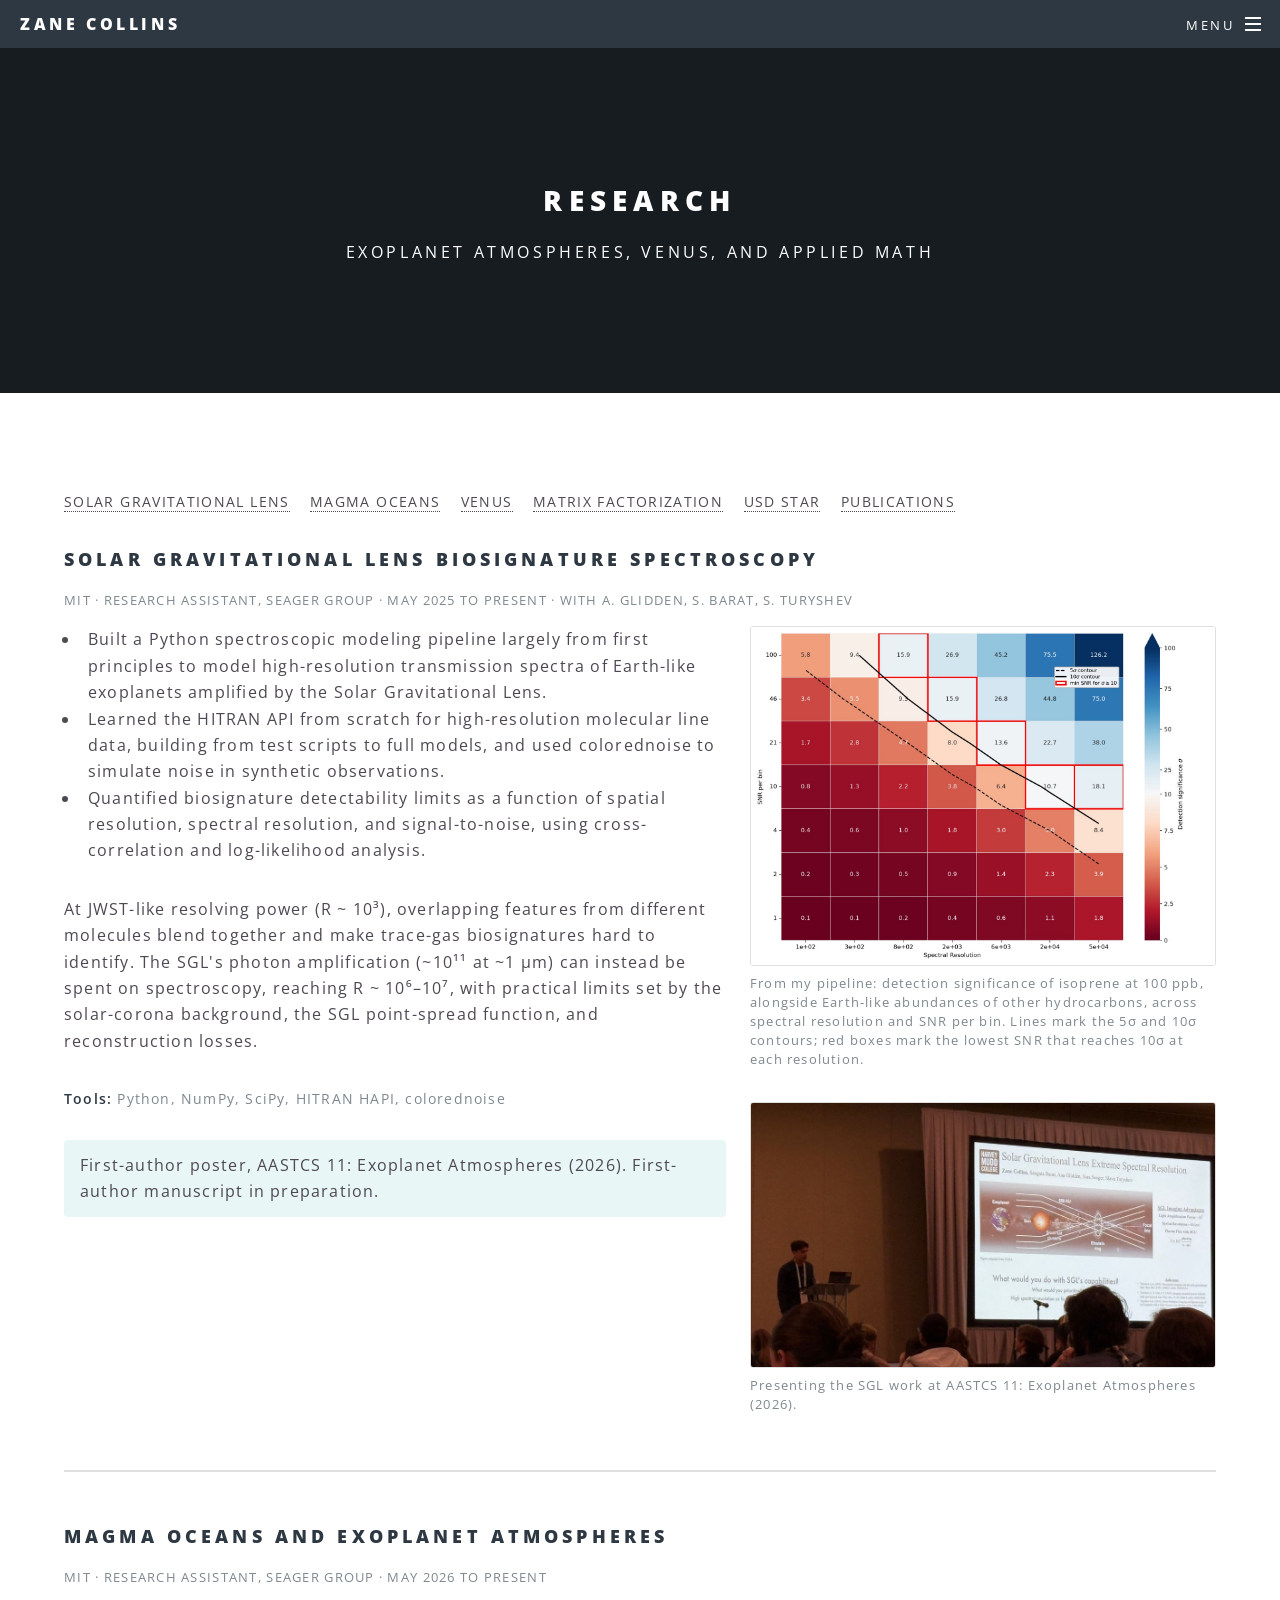
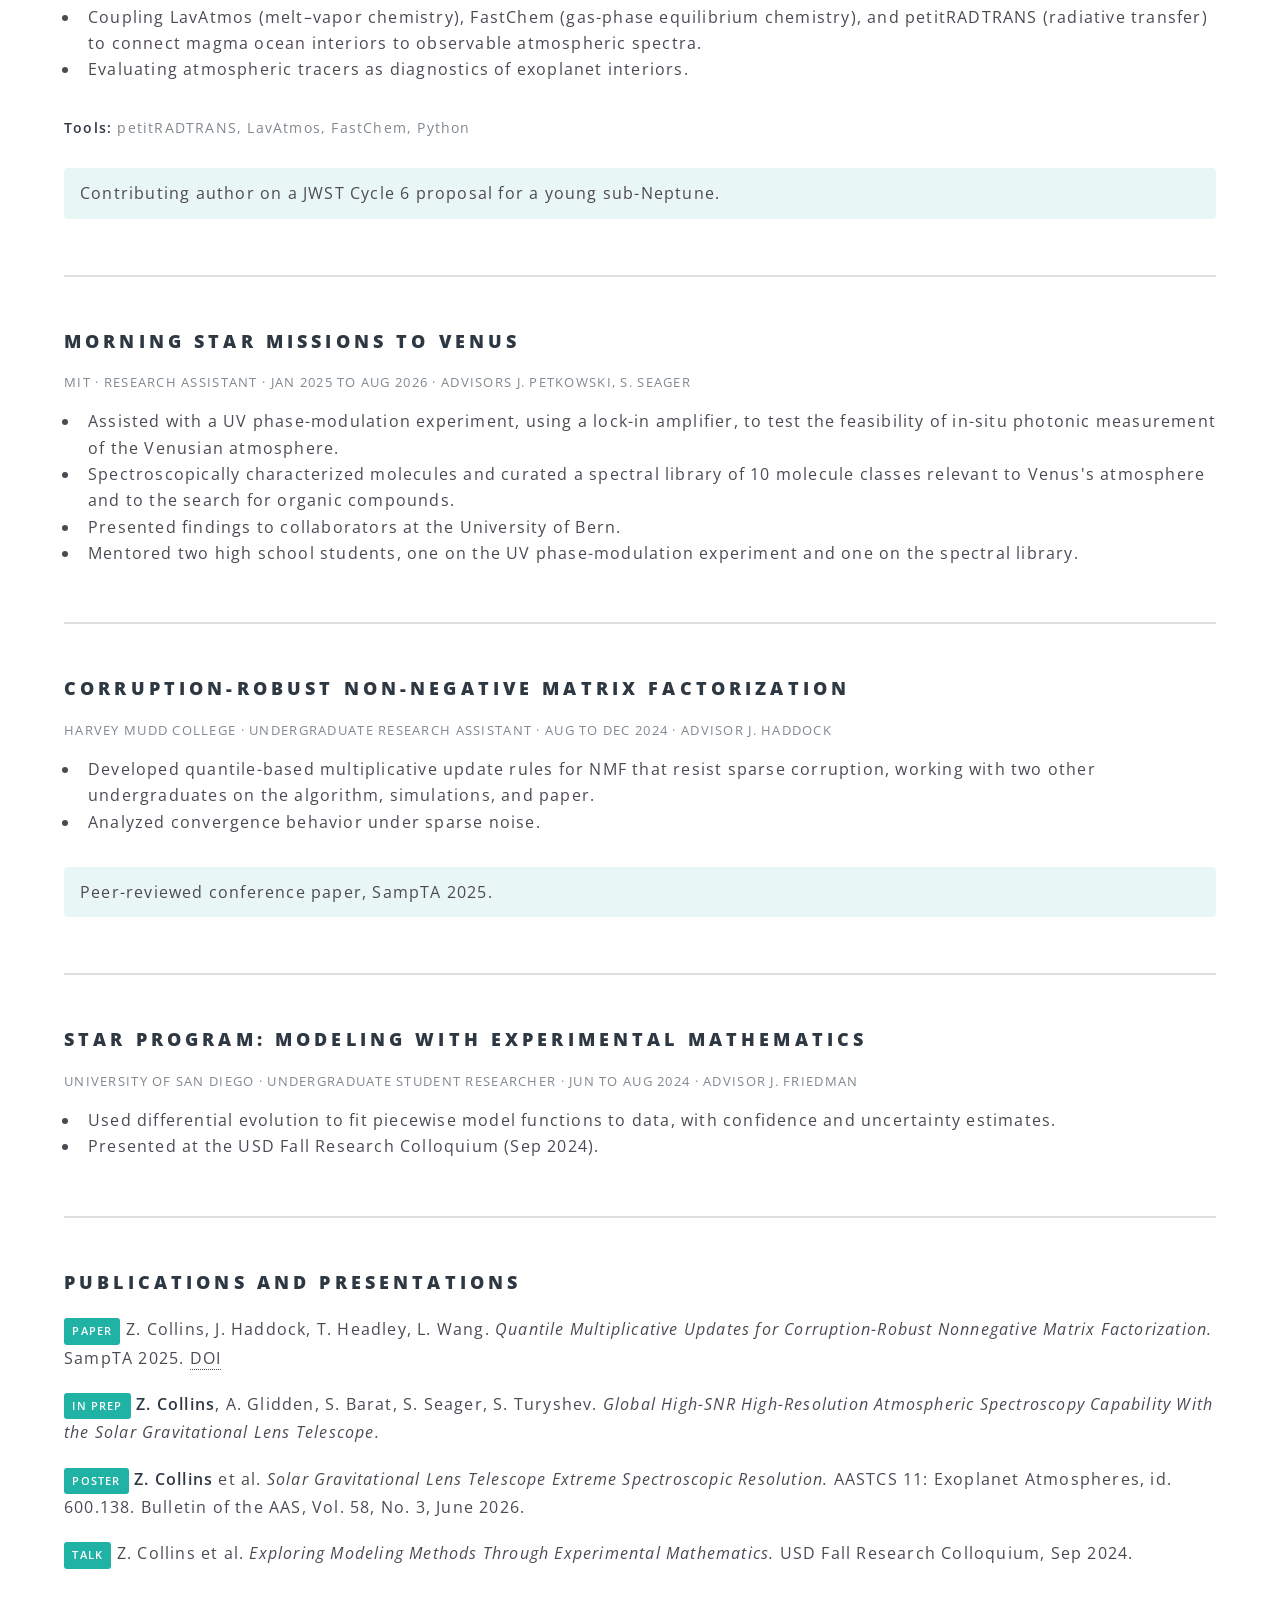
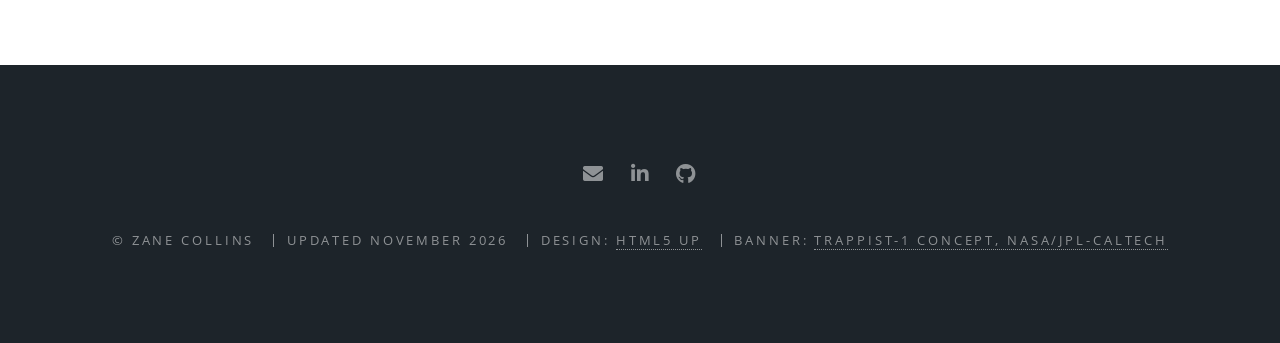
<file: research.html>
<!DOCTYPE HTML>
<!--
	Spectral by HTML5 UP
	html5up.net | @ajlkn
	Free for personal and commercial use under the CCA 3.0 license (html5up.net/license)
-->
<html lang="en">
	<head>
		<title>Research | Zane Collins</title>
		<meta charset="utf-8" />
		<meta name="viewport" content="width=device-width, initial-scale=1" />
		<meta name="description" content="Zane Collins: physics student at Harvey Mudd College. Research and hands-on projects in spectroscopy, instrumentation, and astronomical data analysis." />
		<link rel="stylesheet" href="assets/css/main.css" />
		<link rel="stylesheet" href="assets/css/custom.css" />
		<noscript><link rel="stylesheet" href="assets/css/noscript.css" /></noscript>
	</head>
	<body class="is-preload">

		<div id="page-wrapper">

			<header id="header">
				<h1><a href="index.html">Zane Collins</a></h1>
				<nav id="nav">
					<ul>
						<li class="special">
							<a href="#menu" class="menuToggle"><span>Menu</span></a>
							<div id="menu">
								<ul>
									<li><a href="index.html">Home</a></li>
									<li><a href="about.html">About</a></li>
									<li><a href="research.html">Research</a></li>
									<li><a href="projects.html">Projects</a></li>
									<li><a href="research.html#publications">Publications</a></li>
									<li><a href="projects.html#skills">Skills</a></li>
									<li><a href="files/Zane_Collins_Resume.pdf">Resume (PDF)</a></li>
									<li><a href="index.html#cta">Contact</a></li>
								</ul>
							</div>
						</li>
					</ul>
				</nav>
			</header>

			<article id="main">
				<header>
					<h2>Research</h2>
					<p>Exoplanet atmospheres, Venus, and applied math</p>
				</header>
				<section class="wrapper style5">
					<div class="inner">

						<ul class="jump">
							<li><a href="#sgl">Solar Gravitational Lens</a></li>
							<li><a href="#magma">Magma oceans</a></li>
							<li><a href="#venus">Venus</a></li>
							<li><a href="#nmf">Matrix factorization</a></li>
							<li><a href="#star">USD STAR</a></li>
							<li><a href="#publications">Publications</a></li>
						</ul>

						<section class="entry" id="sgl">
							<h3>Solar Gravitational Lens biosignature spectroscopy</h3>
							<p class="meta">MIT &middot; Research Assistant, Seager group &middot; May 2025 to present &middot; with A. Glidden, S. Barat, S. Turyshev</p>
							<div class="row">
								<div class="col-7 col-12-medium">
									<ul>
										<li>Built a Python spectroscopic modeling pipeline largely from first principles to model high-resolution transmission spectra of Earth-like exoplanets amplified by the Solar Gravitational Lens.</li>
										<li>Learned the HITRAN API from scratch for high-resolution molecular line data, building from test scripts to full models, and used colorednoise to simulate noise in synthetic observations.</li>
										<li>Quantified biosignature detectability limits as a function of spatial resolution, spectral resolution, and signal-to-noise, using cross-correlation and log-likelihood analysis.</li>
									</ul>
									<p>At JWST-like resolving power (R ~ 10&sup3;), overlapping features from different molecules blend together and make trace-gas biosignatures hard to identify. The SGL's photon amplification (~10&sup1;&sup1; at ~1 &mu;m) can instead be spent on spectroscopy, reaching R ~ 10&#8310;&ndash;10&#8311;, with practical limits set by the solar-corona background, the SGL point-spread function, and reconstruction losses.</p>
									<p class="tools"><strong>Tools:</strong> Python, NumPy, SciPy, HITRAN HAPI, colorednoise</p>
									<p class="note">First-author poster, AASTCS 11: Exoplanet Atmospheres (2026). First-author manuscript in preparation.</p>
								</div>
								<div class="col-5 col-12-medium">
									<div class="figure">
								<span class="image fit"><img src="img/sgl-isoprene-detectability.jpg" alt="Heatmap of detection significance versus spectral resolution from 100 to 50,000 and SNR per bin from 1 to 100, rising from under 1 sigma at low resolution and SNR to 126 sigma at the highest, with 5 and 10 sigma contours" loading="lazy" width="1400" height="1018" /></span>
								<p class="caption">From my pipeline: detection significance of isoprene at 100 ppb, alongside Earth-like abundances of other hydrocarbons, across spectral resolution and SNR per bin. Lines mark the 5&sigma; and 10&sigma; contours; red boxes mark the lowest SNR that reaches 10&sigma; at each resolution.</p>
							</div>
									<div class="figure">
								<span class="image fit"><img src="img/aastcs-talk.jpg" alt="Zane Collins at a podium beside a projected slide titled Solar Gravitational Lens Extreme Spectral Resolution" loading="lazy" width="1024" height="583" /></span>
								<p class="caption">Presenting the SGL work at AASTCS 11: Exoplanet Atmospheres (2026).</p>
							</div>
								</div>
							</div>
						</section>

						<section class="entry" id="magma">
							<h3>Magma oceans and exoplanet atmospheres</h3>
							<p class="meta">MIT &middot; Research Assistant, Seager group &middot; May 2026 to present</p>
							<ul>
								<li>Coupling LavAtmos (melt&ndash;vapor chemistry), FastChem (gas-phase equilibrium chemistry), and petitRADTRANS (radiative transfer) to connect magma ocean interiors to observable atmospheric spectra.</li>
								<li>Evaluating atmospheric tracers as diagnostics of exoplanet interiors.</li>
							</ul>
							<p class="tools"><strong>Tools:</strong> petitRADTRANS, LavAtmos, FastChem, Python</p>
							<p class="note">Contributing author on a JWST Cycle 6 proposal for a young sub-Neptune.</p>
						</section>

						<section class="entry" id="venus">
							<h3>Morning Star Missions to Venus</h3>
							<p class="meta">MIT &middot; Research Assistant &middot; Jan 2025 to Aug 2026 &middot; advisors J. Petkowski, S. Seager</p>
							<ul>
								<li>Assisted with a UV phase-modulation experiment, using a lock-in amplifier, to test the feasibility of in-situ photonic measurement of the Venusian atmosphere.</li>
								<li>Spectroscopically characterized molecules and curated a spectral library of 10 molecule classes relevant to Venus's atmosphere and to the search for organic compounds.</li>
								<li>Presented findings to collaborators at the University of Bern.</li>
								<li>Mentored two high school students, one on the UV phase-modulation experiment and one on the spectral library.</li>
							</ul>
						</section>

						<section class="entry" id="nmf">
							<h3>Corruption-robust non-negative matrix factorization</h3>
							<p class="meta">Harvey Mudd College &middot; Undergraduate Research Assistant &middot; Aug to Dec 2024 &middot; advisor J. Haddock</p>
							<ul>
								<li>Developed quantile-based multiplicative update rules for NMF that resist sparse corruption, working with two other undergraduates on the algorithm, simulations, and paper.</li>
								<li>Analyzed convergence behavior under sparse noise.</li>
							</ul>
							<p class="note">Peer-reviewed conference paper, SampTA 2025.</p>
						</section>

						<section class="entry" id="star">
							<h3>STAR program: modeling with experimental mathematics</h3>
							<p class="meta">University of San Diego &middot; Undergraduate Student Researcher &middot; Jun to Aug 2024 &middot; advisor J. Friedman</p>
							<ul>
								<li>Used differential evolution to fit piecewise model functions to data, with confidence and uncertainty estimates.</li>
								<li>Presented at the USD Fall Research Colloquium (Sep 2024).</li>
							</ul>
						</section>

						<section id="publications">
							<h3>Publications and presentations</h3>
							<ul class="pubs">
								<li><span class="tag">Paper</span>Z. Collins, J. Haddock, T. Headley, L. Wang. <em>Quantile Multiplicative Updates for Corruption-Robust Nonnegative Matrix Factorization.</em> SampTA 2025. <a href="https://doi.org/10.1109/SampTA62000.2025.11133532">DOI</a></li>
								<li><span class="tag">In prep</span><strong>Z. Collins</strong>, A. Glidden, S. Barat, S. Seager, S. Turyshev. <em>Global High-SNR High-Resolution Atmospheric Spectroscopy Capability With the Solar Gravitational Lens Telescope.</em></li>
								<li><span class="tag">Poster</span><strong>Z. Collins</strong> et al. <em>Solar Gravitational Lens Telescope Extreme Spectroscopic Resolution.</em> AASTCS 11: Exoplanet Atmospheres, id. 600.138. Bulletin of the AAS, Vol. 58, No. 3, June 2026.</li>
								<li><span class="tag">Talk</span>Z. Collins et al. <em>Exploring Modeling Methods Through Experimental Mathematics.</em> USD Fall Research Colloquium, Sep 2024.</li>
							</ul>
						</section>

					</div>
				</section>
			</article>

			<footer id="footer">
				<ul class="icons">
					<li><a href="mailto:zacollins@g.hmc.edu" class="icon solid fa-envelope"><span class="label">Email</span></a></li>
					<li><a href="https://www.linkedin.com/in/zanebcollins" class="icon brands fa-linkedin-in"><span class="label">LinkedIn</span></a></li>
					<li><a href="https://github.com/zanecollins" class="icon brands fa-github"><span class="label">GitHub</span></a></li>
				</ul>
				<ul class="copyright">
					<li>&copy; Zane Collins</li>
					<li>Updated November 2026</li>
					<li>Design: <a href="http://html5up.net">HTML5 UP</a></li>
					<li>Banner: <a href="https://images.nasa.gov/details/PIA21751">TRAPPIST-1 concept, NASA/JPL-Caltech</a></li>
				</ul>
			</footer>

		</div>

		<script src="assets/js/jquery.min.js"></script>
		<script src="assets/js/jquery.scrollex.min.js"></script>
		<script src="assets/js/jquery.scrolly.min.js"></script>
		<script src="assets/js/browser.min.js"></script>
		<script src="assets/js/breakpoints.min.js"></script>
		<script src="assets/js/util.js"></script>
		<script src="assets/js/main.js"></script>

	</body>
</html>
</file>
<file: assets/css/custom.css>
/* Additions on top of Spectral (HTML5 UP) for Zane Collins's portfolio */

/* Banner sub-line */
#banner p.facts {
	font-size: 0.8em;
	letter-spacing: 0.15em;
	margin-top: 1.5em;
}

/* Spotlight figures: show whole plots, never crop them */
.spotlight .image.plot {
	background: #ffffff;
	display: flex;
	align-items: center;
	justify-content: center;
	padding: 1.5em;
}
.spotlight .image.plot img {
	object-fit: contain;
	max-height: 100%;
}
.spotlight .content .meta {
	font-size: 0.8em;
	letter-spacing: 0.1em;
	text-transform: uppercase;
	opacity: 0.75;
	margin-bottom: 0.5em;
}

/* Project and research entries on inner pages */
.entry {
	border-bottom: solid 2px rgba(0, 0, 0, 0.125);
	margin-bottom: 3em;
	padding-bottom: 1.5em;
}
.entry:last-child {
	border-bottom: 0;
	margin-bottom: 0;
}
.entry .meta {
	color: #7f888f;
	font-size: 0.8em;
	letter-spacing: 0.1em;
	text-transform: uppercase;
	margin: -0.5em 0 1em 0;
}
.entry .result {
	border-left: solid 3px #21b2a6;
	padding-left: 1em;
	font-weight: 600;
	color: #2e3842;
}
.entry .tools {
	font-size: 0.85em;
	color: #7f888f;
}
.entry .note {
	background: rgba(33, 178, 166, 0.1);
	padding: 0.75em 1em;
	border-radius: 4px;
}
.figure {
	margin: 0 0 2em 0;
}
.figure .image.fit {
	margin-bottom: 0.5em;
}
.figure .image.fit img {
	border: solid 1px rgba(0, 0, 0, 0.125);
}
.figure p.caption {
	color: #7f888f;
	font-size: 0.8em;
	line-height: 1.5;
	margin: 0;
}

/* Publications list */
ul.pubs {
	list-style: none;
	padding-left: 0;
}
ul.pubs li {
	padding-left: 0;
	margin-bottom: 1.25em;
}
ul.pubs .tag {
	display: inline-block;
	background: #21b2a6;
	color: #ffffff;
	font-size: 0.7em;
	font-weight: 600;
	letter-spacing: 0.1em;
	text-transform: uppercase;
	padding: 0 0.75em;
	border-radius: 3px;
	margin-right: 0.5em;
}

/* Page-section jump links on inner pages */
ul.jump {
	list-style: none;
	padding: 0;
	display: flex;
	flex-wrap: wrap;
	gap: 0.5em 1.5em;
	font-size: 0.85em;
	letter-spacing: 0.1em;
	text-transform: uppercase;
}
ul.jump li {
	padding: 0;
}

/* Feature tiles that link to a project */
.features li a.more-link {
	font-size: 0.8em;
	letter-spacing: 0.1em;
	text-transform: uppercase;
}

/* Keep figure aspect ratios (width/height attributes would otherwise stretch them) */
.figure .image.fit img,
.spotlight .image img {
	height: auto;
}

/* Banner image: TRAPPIST-1 artist's concept, NASA/JPL-Caltech (PIA21751, public domain) */
#main > header,
body.landing #page-wrapper,
body.is-mobile.landing #banner,
body.is-mobile.landing .wrapper.style4 {
	background-image: linear-gradient(to top, rgba(0, 0, 0, 0.5), rgba(0, 0, 0, 0.5)), url("https://images-assets.nasa.gov/image/PIA21751/PIA21751~orig.jpg");
}

/* About page */
.about-intro {
	display: flex;
	gap: 2.5em;
	align-items: center;
	margin-bottom: 3em;
}
.about-intro .headshot {
	flex: 0 0 220px;
	margin: 0;
}
.about-intro .headshot img {
	width: 220px;
	height: 220px;
	border-radius: 50%;
	object-fit: cover;
	display: block;
}
.hobbies {
	display: grid;
	grid-template-columns: repeat(4, 1fr);
	gap: 1.5em;
	margin-bottom: 2em;
}
.hobbies h4 { margin-bottom: 0.25em; }
.hobbies p { font-size: 0.9em; margin: 0; }
.gallery {
	display: grid;
	grid-template-columns: repeat(3, 1fr);
	gap: 1em;
}
.gallery figure { margin: 0; }
.gallery img {
	width: 100%;
	aspect-ratio: 1 / 1;
	object-fit: cover;
	display: block;
	border-radius: 4px;
}
.gallery figcaption {
	color: #7f888f;
	font-size: 0.8em;
	margin-top: 0.4em;
}
@media screen and (max-width: 736px) {
	.about-intro { flex-direction: column; text-align: center; }
	.hobbies { grid-template-columns: repeat(2, 1fr); }
	.gallery { grid-template-columns: repeat(2, 1fr); }
}
</file>
<file: assets/css/noscript.css>
/*
	Spectral by HTML5 UP
	html5up.net | @ajlkn
	Free for personal and commercial use under the CCA 3.0 license (html5up.net/license)
*/

/* Banner */

	body.is-preload #banner h2 {
		-moz-transform: none;
		-webkit-transform: none;
		-ms-transform: none;
		transform: none;
		opacity: 1;
	}

		body.is-preload #banner h2:before, body.is-preload #banner h2:after {
			width: 100%;
		}

	body.is-preload #banner .more {
		-moz-transform: none;
		-webkit-transform: none;
		-ms-transform: none;
		transform: none;
		opacity: 1;
	}

	body.is-preload #banner:after {
		opacity: 0;
	}
</file>
<file: assets/css/main.css>
@import url(fontawesome-all.min.css);
@import url("https://fonts.googleapis.com/css?family=Open+Sans:400,400italic,600,600italic,800,800italic");

/*
	Spectral by HTML5 UP
	html5up.net | @ajlkn
	Free for personal and commercial use under the CCA 3.0 license (html5up.net/license)
*/

html,
body,
div,
span,
applet,
object,
iframe,
h1,
h2,
h3,
h4,
h5,
h6,
p,
blockquote,
pre,
a,
abbr,
acronym,
address,
big,
cite,
code,
del,
dfn,
em,
img,
ins,
kbd,
q,
s,
samp,
small,
strike,
strong,
sub,
sup,
tt,
var,
b,
u,
i,
center,
dl,
dt,
dd,
ol,
ul,
li,
fieldset,
form,
label,
legend,
table,
caption,
tbody,
tfoot,
thead,
tr,
th,
td,
article,
aside,
canvas,
details,
embed,
figure,
figcaption,
footer,
header,
hgroup,
menu,
nav,
output,
ruby,
section,
summary,
time,
mark,
audio,
video {
	margin: 0;
	padding: 0;
	border: 0;
	font-size: 100%;
	font: inherit;
	vertical-align: baseline;
}

article,
aside,
details,
figcaption,
figure,
footer,
header,
hgroup,
menu,
nav,
section {
	display: block;
}

body {
	line-height: 1;
}

ol,
ul {
	list-style: none;
}

blockquote,
q {
	quotes: none;
}

blockquote:before,
blockquote:after,
q:before,
q:after {
	content: '';
	content: none;
}

table {
	border-collapse: collapse;
	border-spacing: 0;
}

body {
	-webkit-text-size-adjust: none;
}

mark {
	background-color: transparent;
	color: inherit;
}

input::-moz-focus-inner {
	border: 0;
	padding: 0;
}

input,
select,
textarea {
	-moz-appearance: none;
	-webkit-appearance: none;
	-ms-appearance: none;
	appearance: none;
}

/* Basic */

@-ms-viewport {
	width: device-width;
}

html {
	box-sizing: border-box;
}

*,
*:before,
*:after {
	box-sizing: inherit;
}

body {
	background: #2e3842;
}

body.is-preload *,
body.is-preload *:before,
body.is-preload *:after {
	-moz-animation: none !important;
	-webkit-animation: none !important;
	-ms-animation: none !important;
	animation: none !important;
	-moz-transition: none !important;
	-webkit-transition: none !important;
	-ms-transition: none !important;
	transition: none !important;
}

body,
input,
select,
textarea {
	color: #fff;
	font-family: "Open Sans", Helvetica, sans-serif;
	font-size: 15pt;
	font-weight: 400;
	letter-spacing: 0.075em;
	line-height: 1.65em;
}

@media screen and (max-width: 1680px) {

	body,
	input,
	select,
	textarea {
		font-size: 13pt;
	}

}

@media screen and (max-width: 1280px) {

	body,
	input,
	select,
	textarea {
		font-size: 12pt;
	}

}

@media screen and (max-width: 736px) {

	body,
	input,
	select,
	textarea {
		font-size: 11pt;
		letter-spacing: 0.0375em;
	}

}

a {
	-moz-transition: color 0.2s ease, border-bottom-color 0.2s ease;
	-webkit-transition: color 0.2s ease, border-bottom-color 0.2s ease;
	-ms-transition: color 0.2s ease, border-bottom-color 0.2s ease;
	transition: color 0.2s ease, border-bottom-color 0.2s ease;
	border-bottom: dotted 1px;
	color: inherit;
	text-decoration: none;
}

a:hover {
	border-bottom-color: transparent;
}

strong,
b {
	color: #fff;
	font-weight: 600;
}

em,
i {
	font-style: italic;
}

p {
	margin: 0 0 2em 0;
}

h1,
h2,
h3,
h4,
h5,
h6 {
	color: #fff;
	font-weight: 800;
	letter-spacing: 0.225em;
	line-height: 1em;
	margin: 0 0 1em 0;
	text-transform: uppercase;
}

h1 a,
h2 a,
h3 a,
h4 a,
h5 a,
h6 a {
	color: inherit;
	text-decoration: none;
}

h2 {
	font-size: 1.35em;
	line-height: 1.75em;
}

@media screen and (max-width: 736px) {

	h2 {
		font-size: 1.1em;
		line-height: 1.65em;
	}

}

h3 {
	font-size: 1.15em;
	line-height: 1.75em;
}

@media screen and (max-width: 736px) {

	h3 {
		font-size: 1em;
		line-height: 1.65em;
	}

}

h4 {
	font-size: 1em;
	line-height: 1.5em;
}

h5 {
	font-size: 0.8em;
	line-height: 1.5em;
}

h6 {
	font-size: 0.7em;
	line-height: 1.5em;
}

sub {
	font-size: 0.8em;
	position: relative;
	top: 0.5em;
}

sup {
	font-size: 0.8em;
	position: relative;
	top: -0.5em;
}

hr {
	border: 0;
	border-bottom: solid 2px #fff;
	margin: 3em 0;
}

hr.major {
	margin: 4.5em 0;
}

blockquote {
	border-left: solid 4px #fff;
	font-style: italic;
	margin: 0 0 2em 0;
	padding: 0.5em 0 0.5em 2em;
}

code {
	background: rgba(144, 144, 144, 0.25);
	border-radius: 3px;
	font-family: "Courier New", monospace;
	font-size: 0.9em;
	letter-spacing: 0;
	margin: 0 0.25em;
	padding: 0.25em 0.65em;
}

pre {
	-webkit-overflow-scrolling: touch;
	font-family: "Courier New", monospace;
	font-size: 0.9em;
	margin: 0 0 2em 0;
}

pre code {
	display: block;
	line-height: 1.75em;
	padding: 1em 1.5em;
	overflow-x: auto;
}

.align-left {
	text-align: left;
}

.align-center {
	text-align: center;
}

.align-right {
	text-align: right;
}

/* Row */

.row {
	display: flex;
	flex-wrap: wrap;
	box-sizing: border-box;
	align-items: stretch;
}

.row>* {
	box-sizing: border-box;
}

.row.gtr-uniform>*> :last-child {
	margin-bottom: 0;
}

.row.aln-left {
	justify-content: flex-start;
}

.row.aln-center {
	justify-content: center;
}

.row.aln-right {
	justify-content: flex-end;
}

.row.aln-top {
	align-items: flex-start;
}

.row.aln-middle {
	align-items: center;
}

.row.aln-bottom {
	align-items: flex-end;
}

.row>.imp {
	order: -1;
}

.row>.col-1 {
	width: 8.33333%;
}

.row>.off-1 {
	margin-left: 8.33333%;
}

.row>.col-2 {
	width: 16.66667%;
}

.row>.off-2 {
	margin-left: 16.66667%;
}

.row>.col-3 {
	width: 25%;
}

.row>.off-3 {
	margin-left: 25%;
}

.row>.col-4 {
	width: 33.33333%;
}

.row>.off-4 {
	margin-left: 33.33333%;
}

.row>.col-5 {
	width: 41.66667%;
}

.row>.off-5 {
	margin-left: 41.66667%;
}

.row>.col-6 {
	width: 50%;
}

.row>.off-6 {
	margin-left: 50%;
}

.row>.col-7 {
	width: 58.33333%;
}

.row>.off-7 {
	margin-left: 58.33333%;
}

.row>.col-8 {
	width: 66.66667%;
}

.row>.off-8 {
	margin-left: 66.66667%;
}

.row>.col-9 {
	width: 75%;
}

.row>.off-9 {
	margin-left: 75%;
}

.row>.col-10 {
	width: 83.33333%;
}

.row>.off-10 {
	margin-left: 83.33333%;
}

.row>.col-11 {
	width: 91.66667%;
}

.row>.off-11 {
	margin-left: 91.66667%;
}

.row>.col-12 {
	width: 100%;
}

.row>.off-12 {
	margin-left: 100%;
}

.row.gtr-0 {
	margin-top: 0;
	margin-left: 0em;
}

.row.gtr-0>* {
	padding: 0 0 0 0em;
}

.row.gtr-0.gtr-uniform {
	margin-top: 0em;
}

.row.gtr-0.gtr-uniform>* {
	padding-top: 0em;
}

.row.gtr-25 {
	margin-top: 0;
	margin-left: -0.375em;
}

.row.gtr-25>* {
	padding: 0 0 0 0.375em;
}

.row.gtr-25.gtr-uniform {
	margin-top: -0.375em;
}

.row.gtr-25.gtr-uniform>* {
	padding-top: 0.375em;
}

.row.gtr-50 {
	margin-top: 0;
	margin-left: -0.75em;
}

.row.gtr-50>* {
	padding: 0 0 0 0.75em;
}

.row.gtr-50.gtr-uniform {
	margin-top: -0.75em;
}

.row.gtr-50.gtr-uniform>* {
	padding-top: 0.75em;
}

.row {
	margin-top: 0;
	margin-left: -1.5em;
}

.row>* {
	padding: 0 0 0 1.5em;
}

.row.gtr-uniform {
	margin-top: -1.5em;
}

.row.gtr-uniform>* {
	padding-top: 1.5em;
}

.row.gtr-150 {
	margin-top: 0;
	margin-left: -2.25em;
}

.row.gtr-150>* {
	padding: 0 0 0 2.25em;
}

.row.gtr-150.gtr-uniform {
	margin-top: -2.25em;
}

.row.gtr-150.gtr-uniform>* {
	padding-top: 2.25em;
}

.row.gtr-200 {
	margin-top: 0;
	margin-left: -3em;
}

.row.gtr-200>* {
	padding: 0 0 0 3em;
}

.row.gtr-200.gtr-uniform {
	margin-top: -3em;
}

.row.gtr-200.gtr-uniform>* {
	padding-top: 3em;
}

@media screen and (max-width: 1680px) {

	.row {
		display: flex;
		flex-wrap: wrap;
		box-sizing: border-box;
		align-items: stretch;
	}

	.row>* {
		box-sizing: border-box;
	}

	.row.gtr-uniform>*> :last-child {
		margin-bottom: 0;
	}

	.row.aln-left {
		justify-content: flex-start;
	}

	.row.aln-center {
		justify-content: center;
	}

	.row.aln-right {
		justify-content: flex-end;
	}

	.row.aln-top {
		align-items: flex-start;
	}

	.row.aln-middle {
		align-items: center;
	}

	.row.aln-bottom {
		align-items: flex-end;
	}

	.row>.imp-xlarge {
		order: -1;
	}

	.row>.col-1-xlarge {
		width: 8.33333%;
	}

	.row>.off-1-xlarge {
		margin-left: 8.33333%;
	}

	.row>.col-2-xlarge {
		width: 16.66667%;
	}

	.row>.off-2-xlarge {
		margin-left: 16.66667%;
	}

	.row>.col-3-xlarge {
		width: 25%;
	}

	.row>.off-3-xlarge {
		margin-left: 25%;
	}

	.row>.col-4-xlarge {
		width: 33.33333%;
	}

	.row>.off-4-xlarge {
		margin-left: 33.33333%;
	}

	.row>.col-5-xlarge {
		width: 41.66667%;
	}

	.row>.off-5-xlarge {
		margin-left: 41.66667%;
	}

	.row>.col-6-xlarge {
		width: 50%;
	}

	.row>.off-6-xlarge {
		margin-left: 50%;
	}

	.row>.col-7-xlarge {
		width: 58.33333%;
	}

	.row>.off-7-xlarge {
		margin-left: 58.33333%;
	}

	.row>.col-8-xlarge {
		width: 66.66667%;
	}

	.row>.off-8-xlarge {
		margin-left: 66.66667%;
	}

	.row>.col-9-xlarge {
		width: 75%;
	}

	.row>.off-9-xlarge {
		margin-left: 75%;
	}

	.row>.col-10-xlarge {
		width: 83.33333%;
	}

	.row>.off-10-xlarge {
		margin-left: 83.33333%;
	}

	.row>.col-11-xlarge {
		width: 91.66667%;
	}

	.row>.off-11-xlarge {
		margin-left: 91.66667%;
	}

	.row>.col-12-xlarge {
		width: 100%;
	}

	.row>.off-12-xlarge {
		margin-left: 100%;
	}

	.row.gtr-0 {
		margin-top: 0;
		margin-left: 0em;
	}

	.row.gtr-0>* {
		padding: 0 0 0 0em;
	}

	.row.gtr-0.gtr-uniform {
		margin-top: 0em;
	}

	.row.gtr-0.gtr-uniform>* {
		padding-top: 0em;
	}

	.row.gtr-25 {
		margin-top: 0;
		margin-left: -0.375em;
	}

	.row.gtr-25>* {
		padding: 0 0 0 0.375em;
	}

	.row.gtr-25.gtr-uniform {
		margin-top: -0.375em;
	}

	.row.gtr-25.gtr-uniform>* {
		padding-top: 0.375em;
	}

	.row.gtr-50 {
		margin-top: 0;
		margin-left: -0.75em;
	}

	.row.gtr-50>* {
		padding: 0 0 0 0.75em;
	}

	.row.gtr-50.gtr-uniform {
		margin-top: -0.75em;
	}

	.row.gtr-50.gtr-uniform>* {
		padding-top: 0.75em;
	}

	.row {
		margin-top: 0;
		margin-left: -1.5em;
	}

	.row>* {
		padding: 0 0 0 1.5em;
	}

	.row.gtr-uniform {
		margin-top: -1.5em;
	}

	.row.gtr-uniform>* {
		padding-top: 1.5em;
	}

	.row.gtr-150 {
		margin-top: 0;
		margin-left: -2.25em;
	}

	.row.gtr-150>* {
		padding: 0 0 0 2.25em;
	}

	.row.gtr-150.gtr-uniform {
		margin-top: -2.25em;
	}

	.row.gtr-150.gtr-uniform>* {
		padding-top: 2.25em;
	}

	.row.gtr-200 {
		margin-top: 0;
		margin-left: -3em;
	}

	.row.gtr-200>* {
		padding: 0 0 0 3em;
	}

	.row.gtr-200.gtr-uniform {
		margin-top: -3em;
	}

	.row.gtr-200.gtr-uniform>* {
		padding-top: 3em;
	}

}

@media screen and (max-width: 1280px) {

	.row {
		display: flex;
		flex-wrap: wrap;
		box-sizing: border-box;
		align-items: stretch;
	}

	.row>* {
		box-sizing: border-box;
	}

	.row.gtr-uniform>*> :last-child {
		margin-bottom: 0;
	}

	.row.aln-left {
		justify-content: flex-start;
	}

	.row.aln-center {
		justify-content: center;
	}

	.row.aln-right {
		justify-content: flex-end;
	}

	.row.aln-top {
		align-items: flex-start;
	}

	.row.aln-middle {
		align-items: center;
	}

	.row.aln-bottom {
		align-items: flex-end;
	}

	.row>.imp-large {
		order: -1;
	}

	.row>.col-1-large {
		width: 8.33333%;
	}

	.row>.off-1-large {
		margin-left: 8.33333%;
	}

	.row>.col-2-large {
		width: 16.66667%;
	}

	.row>.off-2-large {
		margin-left: 16.66667%;
	}

	.row>.col-3-large {
		width: 25%;
	}

	.row>.off-3-large {
		margin-left: 25%;
	}

	.row>.col-4-large {
		width: 33.33333%;
	}

	.row>.off-4-large {
		margin-left: 33.33333%;
	}

	.row>.col-5-large {
		width: 41.66667%;
	}

	.row>.off-5-large {
		margin-left: 41.66667%;
	}

	.row>.col-6-large {
		width: 50%;
	}

	.row>.off-6-large {
		margin-left: 50%;
	}

	.row>.col-7-large {
		width: 58.33333%;
	}

	.row>.off-7-large {
		margin-left: 58.33333%;
	}

	.row>.col-8-large {
		width: 66.66667%;
	}

	.row>.off-8-large {
		margin-left: 66.66667%;
	}

	.row>.col-9-large {
		width: 75%;
	}

	.row>.off-9-large {
		margin-left: 75%;
	}

	.row>.col-10-large {
		width: 83.33333%;
	}

	.row>.off-10-large {
		margin-left: 83.33333%;
	}

	.row>.col-11-large {
		width: 91.66667%;
	}

	.row>.off-11-large {
		margin-left: 91.66667%;
	}

	.row>.col-12-large {
		width: 100%;
	}

	.row>.off-12-large {
		margin-left: 100%;
	}

	.row.gtr-0 {
		margin-top: 0;
		margin-left: 0em;
	}

	.row.gtr-0>* {
		padding: 0 0 0 0em;
	}

	.row.gtr-0.gtr-uniform {
		margin-top: 0em;
	}

	.row.gtr-0.gtr-uniform>* {
		padding-top: 0em;
	}

	.row.gtr-25 {
		margin-top: 0;
		margin-left: -0.375em;
	}

	.row.gtr-25>* {
		padding: 0 0 0 0.375em;
	}

	.row.gtr-25.gtr-uniform {
		margin-top: -0.375em;
	}

	.row.gtr-25.gtr-uniform>* {
		padding-top: 0.375em;
	}

	.row.gtr-50 {
		margin-top: 0;
		margin-left: -0.75em;
	}

	.row.gtr-50>* {
		padding: 0 0 0 0.75em;
	}

	.row.gtr-50.gtr-uniform {
		margin-top: -0.75em;
	}

	.row.gtr-50.gtr-uniform>* {
		padding-top: 0.75em;
	}

	.row {
		margin-top: 0;
		margin-left: -1.5em;
	}

	.row>* {
		padding: 0 0 0 1.5em;
	}

	.row.gtr-uniform {
		margin-top: -1.5em;
	}

	.row.gtr-uniform>* {
		padding-top: 1.5em;
	}

	.row.gtr-150 {
		margin-top: 0;
		margin-left: -2.25em;
	}

	.row.gtr-150>* {
		padding: 0 0 0 2.25em;
	}

	.row.gtr-150.gtr-uniform {
		margin-top: -2.25em;
	}

	.row.gtr-150.gtr-uniform>* {
		padding-top: 2.25em;
	}

	.row.gtr-200 {
		margin-top: 0;
		margin-left: -3em;
	}

	.row.gtr-200>* {
		padding: 0 0 0 3em;
	}

	.row.gtr-200.gtr-uniform {
		margin-top: -3em;
	}

	.row.gtr-200.gtr-uniform>* {
		padding-top: 3em;
	}

}

@media screen and (max-width: 980px) {

	.row {
		display: flex;
		flex-wrap: wrap;
		box-sizing: border-box;
		align-items: stretch;
	}

	.row>* {
		box-sizing: border-box;
	}

	.row.gtr-uniform>*> :last-child {
		margin-bottom: 0;
	}

	.row.aln-left {
		justify-content: flex-start;
	}

	.row.aln-center {
		justify-content: center;
	}

	.row.aln-right {
		justify-content: flex-end;
	}

	.row.aln-top {
		align-items: flex-start;
	}

	.row.aln-middle {
		align-items: center;
	}

	.row.aln-bottom {
		align-items: flex-end;
	}

	.row>.imp-medium {
		order: -1;
	}

	.row>.col-1-medium {
		width: 8.33333%;
	}

	.row>.off-1-medium {
		margin-left: 8.33333%;
	}

	.row>.col-2-medium {
		width: 16.66667%;
	}

	.row>.off-2-medium {
		margin-left: 16.66667%;
	}

	.row>.col-3-medium {
		width: 25%;
	}

	.row>.off-3-medium {
		margin-left: 25%;
	}

	.row>.col-4-medium {
		width: 33.33333%;
	}

	.row>.off-4-medium {
		margin-left: 33.33333%;
	}

	.row>.col-5-medium {
		width: 41.66667%;
	}

	.row>.off-5-medium {
		margin-left: 41.66667%;
	}

	.row>.col-6-medium {
		width: 50%;
	}

	.row>.off-6-medium {
		margin-left: 50%;
	}

	.row>.col-7-medium {
		width: 58.33333%;
	}

	.row>.off-7-medium {
		margin-left: 58.33333%;
	}

	.row>.col-8-medium {
		width: 66.66667%;
	}

	.row>.off-8-medium {
		margin-left: 66.66667%;
	}

	.row>.col-9-medium {
		width: 75%;
	}

	.row>.off-9-medium {
		margin-left: 75%;
	}

	.row>.col-10-medium {
		width: 83.33333%;
	}

	.row>.off-10-medium {
		margin-left: 83.33333%;
	}

	.row>.col-11-medium {
		width: 91.66667%;
	}

	.row>.off-11-medium {
		margin-left: 91.66667%;
	}

	.row>.col-12-medium {
		width: 100%;
	}

	.row>.off-12-medium {
		margin-left: 100%;
	}

	.row.gtr-0 {
		margin-top: 0;
		margin-left: 0em;
	}

	.row.gtr-0>* {
		padding: 0 0 0 0em;
	}

	.row.gtr-0.gtr-uniform {
		margin-top: 0em;
	}

	.row.gtr-0.gtr-uniform>* {
		padding-top: 0em;
	}

	.row.gtr-25 {
		margin-top: 0;
		margin-left: -0.375em;
	}

	.row.gtr-25>* {
		padding: 0 0 0 0.375em;
	}

	.row.gtr-25.gtr-uniform {
		margin-top: -0.375em;
	}

	.row.gtr-25.gtr-uniform>* {
		padding-top: 0.375em;
	}

	.row.gtr-50 {
		margin-top: 0;
		margin-left: -0.75em;
	}

	.row.gtr-50>* {
		padding: 0 0 0 0.75em;
	}

	.row.gtr-50.gtr-uniform {
		margin-top: -0.75em;
	}

	.row.gtr-50.gtr-uniform>* {
		padding-top: 0.75em;
	}

	.row {
		margin-top: 0;
		margin-left: -1.5em;
	}

	.row>* {
		padding: 0 0 0 1.5em;
	}

	.row.gtr-uniform {
		margin-top: -1.5em;
	}

	.row.gtr-uniform>* {
		padding-top: 1.5em;
	}

	.row.gtr-150 {
		margin-top: 0;
		margin-left: -2.25em;
	}

	.row.gtr-150>* {
		padding: 0 0 0 2.25em;
	}

	.row.gtr-150.gtr-uniform {
		margin-top: -2.25em;
	}

	.row.gtr-150.gtr-uniform>* {
		padding-top: 2.25em;
	}

	.row.gtr-200 {
		margin-top: 0;
		margin-left: -3em;
	}

	.row.gtr-200>* {
		padding: 0 0 0 3em;
	}

	.row.gtr-200.gtr-uniform {
		margin-top: -3em;
	}

	.row.gtr-200.gtr-uniform>* {
		padding-top: 3em;
	}

}

@media screen and (max-width: 736px) {

	.row {
		display: flex;
		flex-wrap: wrap;
		box-sizing: border-box;
		align-items: stretch;
	}

	.row>* {
		box-sizing: border-box;
	}

	.row.gtr-uniform>*> :last-child {
		margin-bottom: 0;
	}

	.row.aln-left {
		justify-content: flex-start;
	}

	.row.aln-center {
		justify-content: center;
	}

	.row.aln-right {
		justify-content: flex-end;
	}

	.row.aln-top {
		align-items: flex-start;
	}

	.row.aln-middle {
		align-items: center;
	}

	.row.aln-bottom {
		align-items: flex-end;
	}

	.row>.imp-small {
		order: -1;
	}

	.row>.col-1-small {
		width: 8.33333%;
	}

	.row>.off-1-small {
		margin-left: 8.33333%;
	}

	.row>.col-2-small {
		width: 16.66667%;
	}

	.row>.off-2-small {
		margin-left: 16.66667%;
	}

	.row>.col-3-small {
		width: 25%;
	}

	.row>.off-3-small {
		margin-left: 25%;
	}

	.row>.col-4-small {
		width: 33.33333%;
	}

	.row>.off-4-small {
		margin-left: 33.33333%;
	}

	.row>.col-5-small {
		width: 41.66667%;
	}

	.row>.off-5-small {
		margin-left: 41.66667%;
	}

	.row>.col-6-small {
		width: 50%;
	}

	.row>.off-6-small {
		margin-left: 50%;
	}

	.row>.col-7-small {
		width: 58.33333%;
	}

	.row>.off-7-small {
		margin-left: 58.33333%;
	}

	.row>.col-8-small {
		width: 66.66667%;
	}

	.row>.off-8-small {
		margin-left: 66.66667%;
	}

	.row>.col-9-small {
		width: 75%;
	}

	.row>.off-9-small {
		margin-left: 75%;
	}

	.row>.col-10-small {
		width: 83.33333%;
	}

	.row>.off-10-small {
		margin-left: 83.33333%;
	}

	.row>.col-11-small {
		width: 91.66667%;
	}

	.row>.off-11-small {
		margin-left: 91.66667%;
	}

	.row>.col-12-small {
		width: 100%;
	}

	.row>.off-12-small {
		margin-left: 100%;
	}

	.row.gtr-0 {
		margin-top: 0;
		margin-left: 0em;
	}

	.row.gtr-0>* {
		padding: 0 0 0 0em;
	}

	.row.gtr-0.gtr-uniform {
		margin-top: 0em;
	}

	.row.gtr-0.gtr-uniform>* {
		padding-top: 0em;
	}

	.row.gtr-25 {
		margin-top: 0;
		margin-left: -0.375em;
	}

	.row.gtr-25>* {
		padding: 0 0 0 0.375em;
	}

	.row.gtr-25.gtr-uniform {
		margin-top: -0.375em;
	}

	.row.gtr-25.gtr-uniform>* {
		padding-top: 0.375em;
	}

	.row.gtr-50 {
		margin-top: 0;
		margin-left: -0.75em;
	}

	.row.gtr-50>* {
		padding: 0 0 0 0.75em;
	}

	.row.gtr-50.gtr-uniform {
		margin-top: -0.75em;
	}

	.row.gtr-50.gtr-uniform>* {
		padding-top: 0.75em;
	}

	.row {
		margin-top: 0;
		margin-left: -1.5em;
	}

	.row>* {
		padding: 0 0 0 1.5em;
	}

	.row.gtr-uniform {
		margin-top: -1.5em;
	}

	.row.gtr-uniform>* {
		padding-top: 1.5em;
	}

	.row.gtr-150 {
		margin-top: 0;
		margin-left: -2.25em;
	}

	.row.gtr-150>* {
		padding: 0 0 0 2.25em;
	}

	.row.gtr-150.gtr-uniform {
		margin-top: -2.25em;
	}

	.row.gtr-150.gtr-uniform>* {
		padding-top: 2.25em;
	}

	.row.gtr-200 {
		margin-top: 0;
		margin-left: -3em;
	}

	.row.gtr-200>* {
		padding: 0 0 0 3em;
	}

	.row.gtr-200.gtr-uniform {
		margin-top: -3em;
	}

	.row.gtr-200.gtr-uniform>* {
		padding-top: 3em;
	}

}

@media screen and (max-width: 480px) {

	.row {
		display: flex;
		flex-wrap: wrap;
		box-sizing: border-box;
		align-items: stretch;
	}

	.row>* {
		box-sizing: border-box;
	}

	.row.gtr-uniform>*> :last-child {
		margin-bottom: 0;
	}

	.row.aln-left {
		justify-content: flex-start;
	}

	.row.aln-center {
		justify-content: center;
	}

	.row.aln-right {
		justify-content: flex-end;
	}

	.row.aln-top {
		align-items: flex-start;
	}

	.row.aln-middle {
		align-items: center;
	}

	.row.aln-bottom {
		align-items: flex-end;
	}

	.row>.imp-xsmall {
		order: -1;
	}

	.row>.col-1-xsmall {
		width: 8.33333%;
	}

	.row>.off-1-xsmall {
		margin-left: 8.33333%;
	}

	.row>.col-2-xsmall {
		width: 16.66667%;
	}

	.row>.off-2-xsmall {
		margin-left: 16.66667%;
	}

	.row>.col-3-xsmall {
		width: 25%;
	}

	.row>.off-3-xsmall {
		margin-left: 25%;
	}

	.row>.col-4-xsmall {
		width: 33.33333%;
	}

	.row>.off-4-xsmall {
		margin-left: 33.33333%;
	}

	.row>.col-5-xsmall {
		width: 41.66667%;
	}

	.row>.off-5-xsmall {
		margin-left: 41.66667%;
	}

	.row>.col-6-xsmall {
		width: 50%;
	}

	.row>.off-6-xsmall {
		margin-left: 50%;
	}

	.row>.col-7-xsmall {
		width: 58.33333%;
	}

	.row>.off-7-xsmall {
		margin-left: 58.33333%;
	}

	.row>.col-8-xsmall {
		width: 66.66667%;
	}

	.row>.off-8-xsmall {
		margin-left: 66.66667%;
	}

	.row>.col-9-xsmall {
		width: 75%;
	}

	.row>.off-9-xsmall {
		margin-left: 75%;
	}

	.row>.col-10-xsmall {
		width: 83.33333%;
	}

	.row>.off-10-xsmall {
		margin-left: 83.33333%;
	}

	.row>.col-11-xsmall {
		width: 91.66667%;
	}

	.row>.off-11-xsmall {
		margin-left: 91.66667%;
	}

	.row>.col-12-xsmall {
		width: 100%;
	}

	.row>.off-12-xsmall {
		margin-left: 100%;
	}

	.row.gtr-0 {
		margin-top: 0;
		margin-left: 0em;
	}

	.row.gtr-0>* {
		padding: 0 0 0 0em;
	}

	.row.gtr-0.gtr-uniform {
		margin-top: 0em;
	}

	.row.gtr-0.gtr-uniform>* {
		padding-top: 0em;
	}

	.row.gtr-25 {
		margin-top: 0;
		margin-left: -0.375em;
	}

	.row.gtr-25>* {
		padding: 0 0 0 0.375em;
	}

	.row.gtr-25.gtr-uniform {
		margin-top: -0.375em;
	}

	.row.gtr-25.gtr-uniform>* {
		padding-top: 0.375em;
	}

	.row.gtr-50 {
		margin-top: 0;
		margin-left: -0.75em;
	}

	.row.gtr-50>* {
		padding: 0 0 0 0.75em;
	}

	.row.gtr-50.gtr-uniform {
		margin-top: -0.75em;
	}

	.row.gtr-50.gtr-uniform>* {
		padding-top: 0.75em;
	}

	.row {
		margin-top: 0;
		margin-left: -1.5em;
	}

	.row>* {
		padding: 0 0 0 1.5em;
	}

	.row.gtr-uniform {
		margin-top: -1.5em;
	}

	.row.gtr-uniform>* {
		padding-top: 1.5em;
	}

	.row.gtr-150 {
		margin-top: 0;
		margin-left: -2.25em;
	}

	.row.gtr-150>* {
		padding: 0 0 0 2.25em;
	}

	.row.gtr-150.gtr-uniform {
		margin-top: -2.25em;
	}

	.row.gtr-150.gtr-uniform>* {
		padding-top: 2.25em;
	}

	.row.gtr-200 {
		margin-top: 0;
		margin-left: -3em;
	}

	.row.gtr-200>* {
		padding: 0 0 0 3em;
	}

	.row.gtr-200.gtr-uniform {
		margin-top: -3em;
	}

	.row.gtr-200.gtr-uniform>* {
		padding-top: 3em;
	}

}

/* Section/Article */

section.special,
article.special {
	text-align: center;
}

header p {
	color: rgba(255, 255, 255, 0.5);
	position: relative;
	top: -0.25em;
}

header h3+p {
	font-size: 1.1em;
}

header h4+p,
header h5+p,
header h6+p {
	font-size: 0.9em;
}

header.major {
	margin: 0 0 3.5em 0;
}

header.major h2,
header.major h3,
header.major h4,
header.major h5,
header.major h6 {
	border-bottom: solid 2px #fff;
	display: inline-block;
	padding-bottom: 1em;
	position: relative;
}

header.major h2:after,
header.major h3:after,
header.major h4:after,
header.major h5:after,
header.major h6:after {
	content: '';
	display: block;
	height: 1px;
}

header.major p {
	color: #fff;
	top: 0;
}

@media screen and (max-width: 736px) {

	header.major {
		margin: 0 0 2em 0;
	}

}

@media screen and (max-width: 980px) {

	header br {
		display: none;
	}

}

/* Form */

form {
	margin: 0 0 2em 0;
}

label {
	color: #fff;
	display: block;
	font-size: 0.9em;
	font-weight: 600;
	margin: 0 0 1em 0;
}

input[type="text"],
input[type="password"],
input[type="email"],
select,
textarea {
	-moz-appearance: none;
	-webkit-appearance: none;
	-ms-appearance: none;
	appearance: none;
	background-color: rgba(144, 144, 144, 0.25);
	border-radius: 3px;
	border: none;
	color: inherit;
	display: block;
	outline: 0;
	padding: 0 1em;
	text-decoration: none;
	width: 100%;
}

input[type="text"]:invalid,
input[type="password"]:invalid,
input[type="email"]:invalid,
select:invalid,
textarea:invalid {
	box-shadow: none;
}

input[type="text"]:focus,
input[type="password"]:focus,
input[type="email"]:focus,
select:focus,
textarea:focus {
	box-shadow: 0 0 0 2px #21b2a6;
}

select {
	background-size: 1.25em;
	background-repeat: no-repeat;
	background-position: calc(100% - 1em) center;
	height: 2.75em;
	padding-right: 2.75em;
	text-overflow: ellipsis;
}

select:focus::-ms-value {
	background-color: transparent;
}

select::-ms-expand {
	display: none;
}

input[type="text"],
input[type="password"],
input[type="email"],
select {
	height: 2.75em;
}

textarea {
	padding: 0.75em 1em;
}

input[type="checkbox"],
input[type="radio"] {
	-moz-appearance: none;
	-webkit-appearance: none;
	-ms-appearance: none;
	appearance: none;
	display: block;
	float: left;
	margin-right: -2em;
	opacity: 0;
	width: 1em;
	z-index: -1;
}

input[type="checkbox"]+label,
input[type="radio"]+label {
	text-decoration: none;
	color: #fff;
	cursor: pointer;
	display: inline-block;
	font-size: 1em;
	font-weight: 400;
	padding-left: 2.4em;
	padding-right: 0.75em;
	position: relative;
}

input[type="checkbox"]+label:before,
input[type="radio"]+label:before {
	-moz-osx-font-smoothing: grayscale;
	-webkit-font-smoothing: antialiased;
	display: inline-block;
	font-style: normal;
	font-variant: normal;
	text-rendering: auto;
	line-height: 1;
	text-transform: none !important;
	font-family: 'Font Awesome 5 Free';
	font-weight: 900;
}

input[type="checkbox"]+label:before,
input[type="radio"]+label:before {
	background: rgba(144, 144, 144, 0.25);
	border-radius: 3px;
	content: '';
	display: inline-block;
	font-size: 0.8em;
	height: 2.0625em;
	left: 0;
	line-height: 2.0625em;
	position: absolute;
	text-align: center;
	top: 0;
	width: 2.0625em;
}

input[type="checkbox"]:checked+label:before,
input[type="radio"]:checked+label:before {
	background: #2e3842;
	color: #fff;
	content: '\f00c';
}

input[type="checkbox"]:focus+label:before,
input[type="radio"]:focus+label:before {
	box-shadow: 0 0 0 2px #21b2a6;
}

input[type="checkbox"]+label:before {
	border-radius: 3px;
}

input[type="radio"]+label:before {
	border-radius: 100%;
}

::-webkit-input-placeholder {
	color: rgba(255, 255, 255, 0.5) !important;
	opacity: 1.0;
}

:-moz-placeholder {
	color: rgba(255, 255, 255, 0.5) !important;
	opacity: 1.0;
}

::-moz-placeholder {
	color: rgba(255, 255, 255, 0.5) !important;
	opacity: 1.0;
}

:-ms-input-placeholder {
	color: rgba(255, 255, 255, 0.5) !important;
	opacity: 1.0;
}

/* Box */

.box {
	border-radius: 3px;
	border: solid 2px #fff;
	margin-bottom: 2em;
	padding: 1.5em;
}

.box> :last-child,
.box> :last-child> :last-child,
.box> :last-child> :last-child> :last-child {
	margin-bottom: 0;
}

.box.alt {
	border: 0;
	border-radius: 0;
	padding: 0;
}

/* Icon */

.icon {
	text-decoration: none;
	border-bottom: none;
	position: relative;
}

.icon:before {
	-moz-osx-font-smoothing: grayscale;
	-webkit-font-smoothing: antialiased;
	display: inline-block;
	font-style: normal;
	font-variant: normal;
	text-rendering: auto;
	line-height: 1;
	text-transform: none !important;
	font-family: 'Font Awesome 5 Free';
	font-weight: 400;
}

.icon>.label {
	display: none;
}

.icon:before {
	line-height: inherit;
}

.icon.solid:before {
	font-weight: 900;
}

.icon.brands:before {
	font-family: 'Font Awesome 5 Brands';
}

.icon.major {
	-moz-transform: rotate(-45deg);
	-webkit-transform: rotate(-45deg);
	-ms-transform: rotate(-45deg);
	transform: rotate(-45deg);
	border-radius: 3px;
	border: solid 2px #fff;
	display: inline-block;
	font-size: 1.35em;
	height: calc(3em + 2px);
	line-height: 3em;
	text-align: center;
	width: calc(3em + 2px);
}

.icon.major:before {
	-moz-transform: rotate(45deg);
	-webkit-transform: rotate(45deg);
	-ms-transform: rotate(45deg);
	transform: rotate(45deg);
	display: inline-block;
	font-size: 1.5em;
}

@media screen and (max-width: 736px) {

	.icon.major {
		font-size: 1em;
	}

}

.icon.style1 {
	color: #00ffcc;
}

.icon.style2 {
	color: #00f0ff;
}

.icon.style3 {
	color: #76ddff;
}

/* Image */

.image {
	border-radius: 3px;
	border: 0;
	display: inline-block;
	position: relative;
}

.image img {
	border-radius: 3px;
	display: block;
}

.image.left {
	float: left;
	margin: 0 2em 2em 0;
	top: 0.25em;
}

.image.right {
	float: right;
	margin: 0 0 2em 2em;
	top: 0.25em;
}

.image.left,
.image.right {
	max-width: 40%;
}

.image.left img,
.image.right img {
	width: 100%;
}

.image.fit {
	display: block;
	margin: 0 0 2em 0;
	width: 100%;
}

.image.fit img {
	width: 100%;
}

/* List */

ol {
	list-style: decimal;
	margin: 0 0 2em 0;
	padding-left: 1.25em;
}

ol li {
	padding-left: 0.25em;
}

ul {
	list-style: disc;
	margin: 0 0 2em 0;
	padding-left: 1em;
}

ul li {
	padding-left: 0.5em;
}

ul.alt {
	list-style: none;
	padding-left: 0;
}

ul.alt li {
	border-top: solid 1px #fff;
	padding: 0.5em 0;
}

ul.alt li:first-child {
	border-top: 0;
	padding-top: 0;
}

dl {
	margin: 0 0 2em 0;
}

/* Actions */

ul.actions {
	display: -moz-flex;
	display: -webkit-flex;
	display: -ms-flex;
	display: flex;
	cursor: default;
	list-style: none;
	margin-left: -1em;
	padding-left: 0;
}

ul.actions li {
	padding: 0 0 0 1em;
	vertical-align: middle;
}

ul.actions.special {
	-moz-justify-content: center;
	-webkit-justify-content: center;
	-ms-justify-content: center;
	justify-content: center;
	width: 100%;
	margin-left: 0;
}

ul.actions.special li:first-child {
	padding-left: 0;
}

ul.actions.stacked {
	-moz-flex-direction: column;
	-webkit-flex-direction: column;
	-ms-flex-direction: column;
	flex-direction: column;
	margin-left: 0;
}

ul.actions.stacked li {
	padding: 1em 0 0 0;
}

ul.actions.stacked li:first-child {
	padding-top: 0;
}

ul.actions.fit {
	width: calc(100% + 1em);
}

ul.actions.fit li {
	-moz-flex-grow: 1;
	-webkit-flex-grow: 1;
	-ms-flex-grow: 1;
	flex-grow: 1;
	-moz-flex-shrink: 1;
	-webkit-flex-shrink: 1;
	-ms-flex-shrink: 1;
	flex-shrink: 1;
	width: 100%;
}

ul.actions.fit li>* {
	width: 100%;
}

ul.actions.fit.stacked {
	width: 100%;
}

@media screen and (max-width: 480px) {

	ul.actions:not(.fixed) {
		-moz-flex-direction: column;
		-webkit-flex-direction: column;
		-ms-flex-direction: column;
		flex-direction: column;
		margin-left: 0;
		width: 100% !important;
	}

	ul.actions:not(.fixed) li {
		-moz-flex-grow: 1;
		-webkit-flex-grow: 1;
		-ms-flex-grow: 1;
		flex-grow: 1;
		-moz-flex-shrink: 1;
		-webkit-flex-shrink: 1;
		-ms-flex-shrink: 1;
		flex-shrink: 1;
		padding: 1em 0 0 0;
		text-align: center;
		width: 100%;
	}

	ul.actions:not(.fixed) li>* {
		width: 100%;
	}

	ul.actions:not(.fixed) li:first-child {
		padding-top: 0;
	}

	ul.actions:not(.fixed) li input[type="submit"],
	ul.actions:not(.fixed) li input[type="reset"],
	ul.actions:not(.fixed) li input[type="button"],
	ul.actions:not(.fixed) li button,
	ul.actions:not(.fixed) li .button {
		width: 100%;
	}

	ul.actions:not(.fixed) li input[type="submit"].icon:before,
	ul.actions:not(.fixed) li input[type="reset"].icon:before,
	ul.actions:not(.fixed) li input[type="button"].icon:before,
	ul.actions:not(.fixed) li button.icon:before,
	ul.actions:not(.fixed) li .button.icon:before {
		margin-left: -0.5em;
	}

}

/* Icons */

ul.icons {
	cursor: default;
	list-style: none;
	padding-left: 0;
}

ul.icons li {
	display: inline-block;
	padding: 0 1em 0 0;
}

ul.icons li:last-child {
	padding-right: 0 !important;
}

ul.icons.major {
	padding: 1em 0;
}

ul.icons.major li {
	padding-right: 3.5em;
}

@media screen and (max-width: 736px) {

	ul.icons.major li {
		padding: 0 1em !important;
	}

}

/* Table */

.table-wrapper {
	-webkit-overflow-scrolling: touch;
	overflow-x: auto;
}

table {
	margin: 0 0 2em 0;
	width: 100%;
}

table tbody tr {
	border: solid 1px #fff;
	border-left: 0;
	border-right: 0;
}

table tbody tr:nth-child(2n + 1) {
	background-color: rgba(144, 144, 144, 0.25);
}

table td {
	padding: 0.75em 0.75em;
}

table th {
	color: #fff;
	font-size: 0.9em;
	font-weight: 600;
	padding: 0 0.75em 0.75em 0.75em;
	text-align: left;
}

table thead {
	border-bottom: solid 2px #fff;
}

table tfoot {
	border-top: solid 2px #fff;
}

table.alt {
	border-collapse: separate;
}

table.alt tbody tr td {
	border: solid 1px #fff;
	border-left-width: 0;
	border-top-width: 0;
}

table.alt tbody tr td:first-child {
	border-left-width: 1px;
}

table.alt tbody tr:first-child td {
	border-top-width: 1px;
}

table.alt thead {
	border-bottom: 0;
}

table.alt tfoot {
	border-top: 0;
}

/* Button */

input[type="submit"],
input[type="reset"],
input[type="button"],
button,
.button {
	-moz-appearance: none;
	-webkit-appearance: none;
	-ms-appearance: none;
	appearance: none;
	-moz-transition: background-color 0.2s ease-in-out, color 0.2s ease-in-out;
	-webkit-transition: background-color 0.2s ease-in-out, color 0.2s ease-in-out;
	-ms-transition: background-color 0.2s ease-in-out, color 0.2s ease-in-out;
	transition: background-color 0.2s ease-in-out, color 0.2s ease-in-out;
	background-color: transparent;
	border-radius: 3px;
	border: 0;
	box-shadow: inset 0 0 0 2px #fff;
	color: #fff;
	cursor: pointer;
	display: inline-block;
	font-size: 0.8em;
	font-weight: 600;
	height: 3.125em;
	letter-spacing: 0.225em;
	line-height: 3.125em;
	max-width: 30em;
	padding: 0 2.75em;
	text-align: center;
	text-decoration: none;
	text-transform: uppercase;
	white-space: nowrap;
	overflow: hidden;
	text-overflow: ellipsis;
}

input[type="submit"]:hover,
input[type="reset"]:hover,
input[type="button"]:hover,
button:hover,
.button:hover {
	background-color: rgba(144, 144, 144, 0.25);
}

input[type="submit"]:active,
input[type="reset"]:active,
input[type="button"]:active,
button:active,
.button:active {
	background-color: rgba(144, 144, 144, 0.5);
}

input[type="submit"].icon:before,
input[type="reset"].icon:before,
input[type="button"].icon:before,
button.icon:before,
.button.icon:before {
	margin-right: 0.5em;
}

input[type="submit"].fit,
input[type="reset"].fit,
input[type="button"].fit,
button.fit,
.button.fit {
	width: 100%;
}

input[type="submit"].small,
input[type="reset"].small,
input[type="button"].small,
button.small,
.button.small {
	font-size: 0.8em;
}

input[type="submit"].large,
input[type="reset"].large,
input[type="button"].large,
button.large,
.button.large {
	font-size: 1.35em;
}

input[type="submit"].primary,
input[type="reset"].primary,
input[type="button"].primary,
button.primary,
.button.primary {
	background-color: #ab3d2f;
	box-shadow: none !important;
	color: #ffffff !important;
}

input[type="submit"].primary:hover,
input[type="reset"].primary:hover,
input[type="button"].primary:hover,
button.primary:hover,
.button.primary:hover {
	background-color: #ef5e4a !important;
}

input[type="submit"].primary:active,
input[type="reset"].primary:active,
input[type="button"].primary:active,
button.primary:active,
.button.primary:active {
	background-color: #eb341c !important;
}

input[type="submit"].disabled,
input[type="submit"]:disabled,
input[type="reset"].disabled,
input[type="reset"]:disabled,
input[type="button"].disabled,
input[type="button"]:disabled,
button.disabled,
button:disabled,
.button.disabled,
.button:disabled {
	pointer-events: none;
	opacity: 0.25;
}

@media screen and (max-width: 736px) {

	input[type="submit"],
	input[type="reset"],
	input[type="button"],
	button,
	.button {
		height: 3.75em;
		line-height: 3.75em;
	}

}

/* Features */

.features {
	display: -moz-flex;
	display: -webkit-flex;
	display: -ms-flex;
	display: flex;
	-moz-flex-wrap: wrap;
	-webkit-flex-wrap: wrap;
	-ms-flex-wrap: wrap;
	flex-wrap: wrap;
	-moz-justify-content: center;
	-webkit-justify-content: center;
	-ms-justify-content: center;
	justify-content: center;
	list-style: none;
	padding: 0;
	width: 100%;
}

.features li {
	padding: 4em 4em 2em 6em;
	display: block;
	position: relative;
	text-align: left;
	width: 50%;
}

.features li:nth-child(1) {
	background-color: rgba(0, 0, 0, 0.05);
}

.features li:nth-child(2) {
	background-color: rgba(0, 0, 0, 0.10);
}

.features li:nth-child(3) {
	background-color: rgba(0, 0, 0, 0.15);
}

.features li:nth-child(4) {
	background-color: rgba(0, 0, 0, 0.20);
}

.features li:nth-child(5) {
	background-color: rgba(0, 0, 0, 0.25);
}

.features li:nth-child(6) {
	background-color: rgba(0, 0, 0, 0.30);
}

.features li:nth-child(7) {
	background-color: rgba(0, 0, 0, 0.35);
}

.features li:nth-child(8) {
	background-color: rgba(0, 0, 0, 0.45);
}

.features li:nth-child(9) {
	background-color: rgba(0, 0, 0, 0.50);
}

.features li:nth-child(10) {
	background-color: rgba(0, 0, 0, 0.55);
}


.features li:before {
	display: block;
	color: #00ffcc;
	position: absolute;
	left: 1.75em;
	top: 2.75em;
	font-size: 1.5em;
}

.features li:nth-child(1) {
	border-top-left-radius: 3px;
}

.features li:nth-child(2) {
	border-top-right-radius: 3px;
}

.features li:nth-last-child(1) {
	border-bottom-right-radius: 3px;
}

.features li:nth-last-child(2) {
	border-bottom-left-radius: 3px;
}

@media screen and (max-width: 980px) {

	.features li {
		padding: 3em 2em 1em 2em;
		text-align: center;
	}

	.features li:before {
		left: 0;
		margin: 0 0 1em 0;
		position: relative;
		top: 0;
	}

}

@media screen and (max-width: 736px) {

	.features li {
		padding: 3em 0 1em 0;
		background-color: transparent !important;
		border-top: solid 2px #fff;
		width: 100%;
	}

	.features li:first-child {
		border-top: 0;
	}

}

/* Spotlight */

.spotlight {
	-moz-align-items: center;
	-webkit-align-items: center;
	-ms-align-items: center;
	align-items: center;
	display: -moz-flex;
	display: -webkit-flex;
	display: -ms-flex;
	display: flex;
}

.spotlight .image {
	-moz-order: 1;
	-webkit-order: 1;
	-ms-order: 1;
	order: 1;
	border-radius: 0;
	width: 40%;
}

.spotlight .image img {
	border-radius: 0;
	width: 100%;
}

.spotlight .content {
	padding: 2em 4em 0.1em 4em;
	-moz-order: 2;
	-webkit-order: 2;
	-ms-order: 2;
	order: 2;
	max-width: 48em;
	width: 60%;
}

.spotlight:nth-child(2n) {
	-moz-flex-direction: row-reverse;
	-webkit-flex-direction: row-reverse;
	-ms-flex-direction: row-reverse;
	flex-direction: row-reverse;
}

.spotlight:nth-child(1) {
	background-color: rgba(0, 0, 0, 0.075);
}

.spotlight:nth-child(2) {
	background-color: rgba(0, 0, 0, 0.15);
}

.spotlight:nth-child(3) {
	background-color: rgba(0, 0, 0, 0.225);
}

.spotlight:nth-child(4) {
	background-color: rgba(0, 0, 0, 0.3);
}

.spotlight:nth-child(5) {
	background-color: rgba(0, 0, 0, 0.375);
}

.spotlight:nth-child(6) {
	background-color: rgba(0, 0, 0, 0.45);
}

.spotlight:nth-child(7) {
	background-color: rgba(0, 0, 0, 0.525);
}

.spotlight:nth-child(8) {
	background-color: rgba(0, 0, 0, 0.6);
}

.spotlight:nth-child(9) {
	background-color: rgba(0, 0, 0, 0.675);
}

.spotlight:nth-child(10) {
	background-color: rgba(0, 0, 0, 0.75);
}

@media screen and (max-width: 1280px) {

	.spotlight .image {
		width: 45%;
	}

	.spotlight .content {
		width: 55%;
	}

}

@media screen and (max-width: 980px) {

	.spotlight {
		display: block;
	}

	.spotlight br {
		display: none;
	}

	.spotlight .image {
		width: 100%;
	}

	.spotlight .content {
		padding: 4em 3em 2em 3em;
		max-width: none;
		text-align: center;
		width: 100%;
	}

}

@media screen and (max-width: 736px) {

	.spotlight .content {
		padding: 3em 2em 1em 2em;
	}

}

.spotlight .actions {
	margin-top: 1.5em;
}

/* Wrapper */

.wrapper {
	padding: 6em 0 4em 0;
}

.wrapper>.inner {
	width: 60em;
	margin: 0 auto;
}

@media screen and (max-width: 1280px) {

	.wrapper>.inner {
		width: 90%;
	}

}

@media screen and (max-width: 980px) {

	.wrapper>.inner {
		width: 100%;
	}

}

.wrapper.alt {
	padding: 0;
}

.wrapper.style1 {
	background-color: #21b2a6;
	color: #c8ece9;
}

.wrapper.style1 strong,
.wrapper.style1 b {
	color: #ffffff;
}

.wrapper.style1 h2,
.wrapper.style1 h3,
.wrapper.style1 h4,
.wrapper.style1 h5,
.wrapper.style1 h6 {
	color: #ffffff;
}

.wrapper.style1 hr {
	border-color: rgba(0, 0, 0, 0.125);
}

.wrapper.style1 blockquote {
	border-color: rgba(0, 0, 0, 0.125);
}

.wrapper.style1 code {
	background: rgba(255, 255, 255, 0.075);
}

.wrapper.style1 header p {
	color: #a6e0db;
}

.wrapper.style1 header.major h2,
.wrapper.style1 header.major h3,
.wrapper.style1 header.major h4,
.wrapper.style1 header.major h5,
.wrapper.style1 header.major h6 {
	border-color: rgba(0, 0, 0, 0.125);
}

.wrapper.style1 header.major p {
	color: #c8ece9;
}

.wrapper.style1 label {
	color: #ffffff;
}

.wrapper.style1 input[type="text"],
.wrapper.style1 input[type="password"],
.wrapper.style1 input[type="email"],
.wrapper.style1 select,
.wrapper.style1 textarea {
	background-color: rgba(255, 255, 255, 0.075);
}

.wrapper.style1 select {
	background-image: url("data:image/svg+xml;charset=utf8,%3Csvg xmlns='http://www.w3.org/2000/svg' width='40' height='40' preserveAspectRatio='none' viewBox='0 0 40 40'%3E%3Cpath d='M9.4,12.3l10.4,10.4l10.4-10.4c0.2-0.2,0.5-0.4,0.9-0.4c0.3,0,0.6,0.1,0.9,0.4l3.3,3.3c0.2,0.2,0.4,0.5,0.4,0.9 c0,0.4-0.1,0.6-0.4,0.9L20.7,31.9c-0.2,0.2-0.5,0.4-0.9,0.4c-0.3,0-0.6-0.1-0.9-0.4L4.3,17.3c-0.2-0.2-0.4-0.5-0.4-0.9 c0-0.4,0.1-0.6,0.4-0.9l3.3-3.3c0.2-0.2,0.5-0.4,0.9-0.4S9.1,12.1,9.4,12.3z' fill='rgba(0, 0, 0, 0.125)' /%3E%3C/svg%3E");
}

.wrapper.style1 select option {
	color: #ffffff;
	background: #21b2a6;
}

.wrapper.style1 input[type="checkbox"]+label,
.wrapper.style1 input[type="radio"]+label {
	color: #c8ece9;
}

.wrapper.style1 input[type="checkbox"]+label:before,
.wrapper.style1 input[type="radio"]+label:before {
	background: rgba(255, 255, 255, 0.075);
}

.wrapper.style1 input[type="checkbox"]:checked+label:before,
.wrapper.style1 input[type="radio"]:checked+label:before {
	background: #ffffff;
	color: #21b2a6;
}

.wrapper.style1 ::-webkit-input-placeholder {
	color: #a6e0db !important;
}

.wrapper.style1 :-moz-placeholder {
	color: #a6e0db !important;
}

.wrapper.style1 ::-moz-placeholder {
	color: #a6e0db !important;
}

.wrapper.style1 :-ms-input-placeholder {
	color: #a6e0db !important;
}

.wrapper.style1 .formerize-placeholder {
	color: #a6e0db !important;
}

.wrapper.style1 .icon.major {
	border-color: rgba(0, 0, 0, 0.125);
}

.wrapper.style1 ul.alt li {
	border-color: rgba(0, 0, 0, 0.125);
}

.wrapper.style1 table tbody tr {
	border-color: rgba(0, 0, 0, 0.125);
}

.wrapper.style1 table tbody tr:nth-child(2n + 1) {
	background-color: rgba(255, 255, 255, 0.075);
}

.wrapper.style1 table th {
	color: #ffffff;
}

.wrapper.style1 table thead {
	border-color: rgba(0, 0, 0, 0.125);
}

.wrapper.style1 table tfoot {
	border-color: rgba(0, 0, 0, 0.125);
}

.wrapper.style1 table.alt tbody tr td {
	border-color: rgba(0, 0, 0, 0.125);
}

.wrapper.style1 input[type="submit"],
.wrapper.style1 input[type="reset"],
.wrapper.style1 input[type="button"],
.wrapper.style1 button,
.wrapper.style1 .button {
	box-shadow: inset 0 0 0 2px rgba(0, 0, 0, 0.125);
	color: #ffffff;
}

.wrapper.style1 input[type="submit"]:hover,
.wrapper.style1 input[type="reset"]:hover,
.wrapper.style1 input[type="button"]:hover,
.wrapper.style1 button:hover,
.wrapper.style1 .button:hover {
	background-color: rgba(255, 255, 255, 0.075);
}

.wrapper.style1 input[type="submit"]:active,
.wrapper.style1 input[type="reset"]:active,
.wrapper.style1 input[type="button"]:active,
.wrapper.style1 button:active,
.wrapper.style1 .button:active {
	background-color: rgba(255, 255, 255, 0.2);
}

@media screen and (max-width: 736px) {

	.wrapper.style1 .features li {
		border-top-color: rgba(0, 0, 0, 0.125);
	}

}

.wrapper.style2 {
	background-color: #2e3842;
}

.wrapper.style3 {
	background-color: #6f72aa;
	color: #d3d4e4;
}

/*#505393*/

.wrapper.style3 strong,
.wrapper.style3 b {
	color: #ffffff;
}

.wrapper.style3 h2,
.wrapper.style3 h3,
.wrapper.style3 h4,
.wrapper.style3 h5,
.wrapper.style3 h6 {
	color: #ffffff;
}

.wrapper.style3 hr {
	border-color: rgba(0, 0, 0, 0.125);
}

.wrapper.style3 blockquote {
	border-color: rgba(0, 0, 0, 0.125);
}

.wrapper.style3 code {
	background: rgba(255, 255, 255, 0.075);
}

.wrapper.style3 header p {
	color: #b9bad4;
}

.wrapper.style3 header.major h2,
.wrapper.style3 header.major h3,
.wrapper.style3 header.major h4,
.wrapper.style3 header.major h5,
.wrapper.style3 header.major h6 {
	border-color: rgba(0, 0, 0, 0.125);
}

.wrapper.style3 header.major p {
	color: #d3d4e4;
}

.wrapper.style3 label {
	color: #ffffff;
}

.wrapper.style3 input[type="text"],
.wrapper.style3 input[type="password"],
.wrapper.style3 input[type="email"],
.wrapper.style3 select,
.wrapper.style3 textarea {
	background-color: rgba(255, 255, 255, 0.075);
}

.wrapper.style3 select {
	background-image: url("data:image/svg+xml;charset=utf8,%3Csvg xmlns='http://www.w3.org/2000/svg' width='40' height='40' preserveAspectRatio='none' viewBox='0 0 40 40'%3E%3Cpath d='M9.4,12.3l10.4,10.4l10.4-10.4c0.2-0.2,0.5-0.4,0.9-0.4c0.3,0,0.6,0.1,0.9,0.4l3.3,3.3c0.2,0.2,0.4,0.5,0.4,0.9 c0,0.4-0.1,0.6-0.4,0.9L20.7,31.9c-0.2,0.2-0.5,0.4-0.9,0.4c-0.3,0-0.6-0.1-0.9-0.4L4.3,17.3c-0.2-0.2-0.4-0.5-0.4-0.9 c0-0.4,0.1-0.6,0.4-0.9l3.3-3.3c0.2-0.2,0.5-0.4,0.9-0.4S9.1,12.1,9.4,12.3z' fill='rgba(0, 0, 0, 0.125)' /%3E%3C/svg%3E");
}

.wrapper.style3 select option {
	color: #ffffff;
	background: #505393;
}

.wrapper.style3 input[type="checkbox"]+label,
.wrapper.style3 input[type="radio"]+label {
	color: #d3d4e4;
}

.wrapper.style3 input[type="checkbox"]+label:before,
.wrapper.style3 input[type="radio"]+label:before {
	background: rgba(255, 255, 255, 0.075);
}

.wrapper.style3 input[type="checkbox"]:checked+label:before,
.wrapper.style3 input[type="radio"]:checked+label:before {
	background: #ffffff;
	color: #505393;
}

.wrapper.style3 ::-webkit-input-placeholder {
	color: #b9bad4 !important;
}

.wrapper.style3 :-moz-placeholder {
	color: #b9bad4 !important;
}

.wrapper.style3 ::-moz-placeholder {
	color: #b9bad4 !important;
}

.wrapper.style3 :-ms-input-placeholder {
	color: #b9bad4 !important;
}

.wrapper.style3 .formerize-placeholder {
	color: #b9bad4 !important;
}

.wrapper.style3 .icon.major {
	border-color: rgba(0, 0, 0, 0.125);
}

.wrapper.style3 ul.alt li {
	border-color: rgba(0, 0, 0, 0.125);
}

.wrapper.style3 table tbody tr {
	border-color: rgba(0, 0, 0, 0.125);
}

.wrapper.style3 table tbody tr:nth-child(2n + 1) {
	background-color: rgba(255, 255, 255, 0.075);
}

.wrapper.style3 table th {
	color: #ffffff;
}

.wrapper.style3 table thead {
	border-color: rgba(0, 0, 0, 0.125);
}

.wrapper.style3 table tfoot {
	border-color: rgba(0, 0, 0, 0.125);
}

.wrapper.style3 table.alt tbody tr td {
	border-color: rgba(0, 0, 0, 0.125);
}

.wrapper.style3 input[type="submit"],
.wrapper.style3 input[type="reset"],
.wrapper.style3 input[type="button"],
.wrapper.style3 button,
.wrapper.style3 .button {
	box-shadow: inset 0 0 0 2px rgba(0, 0, 0, 0.125);
	color: #ffffff;
}

.wrapper.style3 input[type="submit"]:hover,
.wrapper.style3 input[type="reset"]:hover,
.wrapper.style3 input[type="button"]:hover,
.wrapper.style3 button:hover,
.wrapper.style3 .button:hover {
	background-color: rgba(255, 255, 255, 0.075);
}

.wrapper.style3 input[type="submit"]:active,
.wrapper.style3 input[type="reset"]:active,
.wrapper.style3 input[type="button"]:active,
.wrapper.style3 button:active,
.wrapper.style3 .button:active {
	background-color: rgba(255, 255, 255, 0.2);
}

@media screen and (max-width: 736px) {

	.wrapper.style3 .features li {
		border-top-color: rgba(0, 0, 0, 0.125);
	}

}

.wrapper.style4 {
	background-color: transparent;
}

.wrapper.style5 {
	background-color: #ffffff;
	color: #4E4852;
}

.wrapper.style5 strong,
.wrapper.style5 b {
	color: #2E3842;
}

.wrapper.style5 h2,
.wrapper.style5 h3,
.wrapper.style5 h4,
.wrapper.style5 h5,
.wrapper.style5 h6 {
	color: #2E3842;
}

.wrapper.style5 hr {
	border-color: #dfdfdf;
}

.wrapper.style5 blockquote {
	border-color: #dfdfdf;
}

.wrapper.style5 code {
	background: rgba(0, 0, 0, 0.0375);
}

.wrapper.style5 header p {
	color: #8E8892;
}

.wrapper.style5 header.major h2,
.wrapper.style5 header.major h3,
.wrapper.style5 header.major h4,
.wrapper.style5 header.major h5,
.wrapper.style5 header.major h6 {
	border-color: #dfdfdf;
}

.wrapper.style5 header.major p {
	color: #4E4852;
}

.wrapper.style5 label {
	color: #2E3842;
}

.wrapper.style5 input[type="text"],
.wrapper.style5 input[type="password"],
.wrapper.style5 input[type="email"],
.wrapper.style5 select,
.wrapper.style5 textarea {
	background-color: rgba(0, 0, 0, 0.0375);
}

.wrapper.style5 select {
	background-image: url("data:image/svg+xml;charset=utf8,%3Csvg xmlns='http://www.w3.org/2000/svg' width='40' height='40' preserveAspectRatio='none' viewBox='0 0 40 40'%3E%3Cpath d='M9.4,12.3l10.4,10.4l10.4-10.4c0.2-0.2,0.5-0.4,0.9-0.4c0.3,0,0.6,0.1,0.9,0.4l3.3,3.3c0.2,0.2,0.4,0.5,0.4,0.9 c0,0.4-0.1,0.6-0.4,0.9L20.7,31.9c-0.2,0.2-0.5,0.4-0.9,0.4c-0.3,0-0.6-0.1-0.9-0.4L4.3,17.3c-0.2-0.2-0.4-0.5-0.4-0.9 c0-0.4,0.1-0.6,0.4-0.9l3.3-3.3c0.2-0.2,0.5-0.4,0.9-0.4S9.1,12.1,9.4,12.3z' fill='%23dfdfdf' /%3E%3C/svg%3E");
}

.wrapper.style5 select option {
	color: #2E3842;
	background: #ffffff;
}

.wrapper.style5 input[type="checkbox"]+label,
.wrapper.style5 input[type="radio"]+label {
	color: #4E4852;
}

.wrapper.style5 input[type="checkbox"]+label:before,
.wrapper.style5 input[type="radio"]+label:before {
	background: rgba(0, 0, 0, 0.0375);
}

.wrapper.style5 input[type="checkbox"]:checked+label:before,
.wrapper.style5 input[type="radio"]:checked+label:before {
	background: #2E3842;
	color: #ffffff;
}

.wrapper.style5 ::-webkit-input-placeholder {
	color: #8E8892 !important;
}

.wrapper.style5 :-moz-placeholder {
	color: #8E8892 !important;
}

.wrapper.style5 ::-moz-placeholder {
	color: #8E8892 !important;
}

.wrapper.style5 :-ms-input-placeholder {
	color: #8E8892 !important;
}

.wrapper.style5 .formerize-placeholder {
	color: #8E8892 !important;
}

.wrapper.style5 .icon.major {
	border-color: #dfdfdf;
}

.wrapper.style5 ul.alt li {
	border-color: #dfdfdf;
}

.wrapper.style5 table tbody tr {
	border-color: #dfdfdf;
}

.wrapper.style5 table tbody tr:nth-child(2n + 1) {
	background-color: rgba(0, 0, 0, 0.0375);
}

.wrapper.style5 table th {
	color: #2E3842;
}

.wrapper.style5 table thead {
	border-color: #dfdfdf;
}

.wrapper.style5 table tfoot {
	border-color: #dfdfdf;
}

.wrapper.style5 table.alt tbody tr td {
	border-color: #dfdfdf;
}

.wrapper.style5 input[type="submit"],
.wrapper.style5 input[type="reset"],
.wrapper.style5 input[type="button"],
.wrapper.style5 button,
.wrapper.style5 .button {
	box-shadow: inset 0 0 0 2px #dfdfdf;
	color: #2E3842;
}

.wrapper.style5 input[type="submit"]:hover,
.wrapper.style5 input[type="reset"]:hover,
.wrapper.style5 input[type="button"]:hover,
.wrapper.style5 button:hover,
.wrapper.style5 .button:hover {
	background-color: rgba(0, 0, 0, 0.0375);
}

.wrapper.style5 input[type="submit"]:active,
.wrapper.style5 input[type="reset"]:active,
.wrapper.style5 input[type="button"]:active,
.wrapper.style5 button:active,
.wrapper.style5 .button:active {
	background-color: rgba(0, 0, 0, 0.1);
}

@media screen and (max-width: 736px) {

	.wrapper.style5 .features li {
		border-top-color: #dfdfdf;
	}

}

@media screen and (max-width: 980px) {

	.wrapper {
		padding: 4em 3em 2em 3em;
	}

}

@media screen and (max-width: 736px) {

	.wrapper {
		padding: 3em 2em 1em 2em;
	}

}

/* Page Wrapper + Menu */

#page-wrapper {
	-moz-transition: opacity 0.5s ease;
	-webkit-transition: opacity 0.5s ease;
	-ms-transition: opacity 0.5s ease;
	transition: opacity 0.5s ease;
	opacity: 1;
	padding-top: 3em;
}

#page-wrapper:before {
	background: rgba(0, 0, 0, 0);
	content: '';
	display: block;
	display: none;
	height: 100%;
	left: 0;
	position: fixed;
	top: 0;
	width: 100%;
	z-index: 10001;
}

#menu {
	-moz-transform: translateX(20em);
	-webkit-transform: translateX(20em);
	-ms-transform: translateX(20em);
	transform: translateX(20em);
	-moz-transition: -moz-transform 0.5s ease;
	-webkit-transition: -webkit-transform 0.5s ease;
	-ms-transition: -ms-transform 0.5s ease;
	transition: transform 0.5s ease;
	-webkit-overflow-scrolling: touch;
	background: #21b2a6;
	color: #ffffff;
	height: 100%;
	max-width: 80%;
	overflow-y: auto;
	padding: 3em 2em;
	position: fixed;
	right: 0;
	top: 0;
	width: 20em;
	z-index: 10002;
}

#menu ul {
	list-style: none;
	padding: 0;
}

#menu ul>li {
	border-top: solid 1px rgba(0, 0, 0, 0.125);
	margin: 0.5em 0 0 0;
	padding: 0.5em 0 0 0;
}

#menu ul>li:first-child {
	border-top: 0 !important;
	margin-top: 0 !important;
	padding-top: 0 !important;
}

#menu ul>li>a {
	border: 0;
	color: inherit;
	display: block;
	font-size: 0.8em;
	letter-spacing: 0.225em;
	outline: 0;
	text-decoration: none;
	text-transform: uppercase;
}

@media screen and (max-width: 736px) {

	#menu ul>li>a {
		line-height: 3em;
	}

}

#menu .close {
	background-image: url("images/close.svg");
	background-position: 4.85em 1em;
	background-repeat: no-repeat;
	border: 0;
	cursor: pointer;
	display: block;
	height: 3em;
	position: absolute;
	right: 0;
	top: 0;
	vertical-align: middle;
	width: 7em;
}

@media screen and (max-width: 736px) {

	#menu {
		padding: 3em 1.5em;
	}

}

body.is-menu-visible #page-wrapper {
	opacity: 0.35;
}

body.is-menu-visible #page-wrapper:before {
	display: block;
}

body.is-menu-visible #menu {
	-moz-transform: translateX(0);
	-webkit-transform: translateX(0);
	-ms-transform: translateX(0);
	transform: translateX(0);
}

/* Header */

#header {
	-moz-transition: background-color 0.2s ease;
	-webkit-transition: background-color 0.2s ease;
	-ms-transition: background-color 0.2s ease;
	transition: background-color 0.2s ease;
	background: #2e3842;
	height: 3em;
	left: 0;
	line-height: 3em;
	position: fixed;
	top: 0;
	width: 100%;
	z-index: 10000;
}

#header h1 {
	-moz-transition: opacity 0.2s ease;
	-webkit-transition: opacity 0.2s ease;
	-ms-transition: opacity 0.2s ease;
	transition: opacity 0.2s ease;
	height: inherit;
	left: 1.25em;
	line-height: inherit;
	position: absolute;
	top: 0;
}

#header h1 a {
	border: 0;
	display: block;
	height: inherit;
	line-height: inherit;
}

@media screen and (max-width: 736px) {

	#header h1 a {
		font-size: 0.8em;
	}

}

#header nav {
	height: inherit;
	line-height: inherit;
	position: absolute;
	right: 0;
	top: 0;
}

#header nav>ul {
	list-style: none;
	margin: 0;
	padding: 0;
	white-space: nowrap;
}

#header nav>ul>li {
	display: inline-block;
	padding: 0;
}

#header nav>ul>li>a {
	border: 0;
	color: #fff;
	display: block;
	font-size: 0.8em;
	letter-spacing: 0.225em;
	padding: 0 1.5em;
	text-transform: uppercase;
}

#header nav>ul>li>a.menuToggle {
	outline: 0;
	position: relative;
}

#header nav>ul>li>a.menuToggle:after {
	background-image: url("images/bars.svg");
	background-position: right center;
	background-repeat: no-repeat;
	content: '';
	display: inline-block;
	height: 3.75em;
	vertical-align: top;
	width: 2em;
}

@media screen and (max-width: 736px) {

	#header nav>ul>li>a.menuToggle {
		padding: 0 1.5em;
	}

	#header nav>ul>li>a.menuToggle span {
		display: none;
	}

}

@media screen and (max-width: 736px) {

	#header nav>ul>li>a {
		padding: 0 0 0 1.5em;
	}

}

#header nav>ul>li:first-child {
	margin-left: 0;
}

#header.alt {
	background: transparent;
}

#header.alt h1 {
	pointer-events: none;
	opacity: 0;
}

/* Banner */

#banner {
	display: -moz-flex;
	display: -webkit-flex;
	display: -ms-flex;
	display: flex;
	-moz-flex-direction: column;
	-webkit-flex-direction: column;
	-ms-flex-direction: column;
	flex-direction: column;
	-moz-justify-content: center;
	-webkit-justify-content: center;
	-ms-justify-content: center;
	justify-content: center;
	cursor: default;
	height: 100vh;
	min-height: 35em;
	overflow: hidden;
	position: relative;
	text-align: center;
}

#banner h2 {
	-moz-transform: scale(1);
	-webkit-transform: scale(1);
	-ms-transform: scale(1);
	transform: scale(1);
	-moz-transition: -moz-transform 0.5s ease, opacity 0.5s ease;
	-webkit-transition: -webkit-transform 0.5s ease, opacity 0.5s ease;
	-ms-transition: -ms-transform 0.5s ease, opacity 0.5s ease;
	transition: transform 0.5s ease, opacity 0.5s ease;
	display: inline-block;
	font-size: 1.75em;
	opacity: 1;
	padding: 0.35em 1em;
	position: relative;
	z-index: 1;
}

#banner h2:before,
#banner h2:after {
	-moz-transition: width 0.85s ease;
	-webkit-transition: width 0.85s ease;
	-ms-transition: width 0.85s ease;
	transition: width 0.85s ease;
	-moz-transition-delay: 0.25s;
	-webkit-transition-delay: 0.25s;
	-ms-transition-delay: 0.25s;
	transition-delay: 0.25s;
	background: #fff;
	content: '';
	display: block;
	height: 2px;
	position: absolute;
	width: 100%;
}

#banner h2:before {
	top: 0;
	left: 0;
}

#banner h2:after {
	bottom: 0;
	right: 0;
}

#banner p {
	letter-spacing: 0.225em;
	text-transform: uppercase;
}

#banner p a {
	color: inherit;
}

#banner .more {
	-moz-transition: -moz-transform 0.75s ease, opacity 0.75s ease;
	-webkit-transition: -webkit-transform 0.75s ease, opacity 0.75s ease;
	-ms-transition: -ms-transform 0.75s ease, opacity 0.75s ease;
	transition: transform 0.75s ease, opacity 0.75s ease;
	-moz-transition-delay: 3.5s;
	-webkit-transition-delay: 3.5s;
	-ms-transition-delay: 3.5s;
	transition-delay: 3.5s;
	-moz-transform: translateY(0);
	-webkit-transform: translateY(0);
	-ms-transform: translateY(0);
	transform: translateY(0);
	border: none;
	bottom: 0;
	color: inherit;
	font-size: 0.8em;
	height: 8.5em;
	left: 50%;
	letter-spacing: 0.225em;
	margin-left: -8.5em;
	opacity: 1;
	outline: 0;
	padding-left: 0.225em;
	position: absolute;
	text-align: center;
	text-transform: uppercase;
	width: 16em;
	z-index: 1;
}

#banner .more:after {
	background-image: url("images/arrow.svg");
	background-position: center;
	background-repeat: no-repeat;
	background-size: contain;
	bottom: 4em;
	content: '';
	display: block;
	height: 1.5em;
	left: 50%;
	margin: 0 0 0 -0.75em;
	position: absolute;
	width: 1.5em;
}

#banner:after {
	pointer-events: none;
	-moz-transition: opacity 3s ease-in-out;
	-webkit-transition: opacity 3s ease-in-out;
	-ms-transition: opacity 3s ease-in-out;
	transition: opacity 3s ease-in-out;
	-moz-transition-delay: 1.25s;
	-webkit-transition-delay: 1.25s;
	-ms-transition-delay: 1.25s;
	transition-delay: 1.25s;
	content: '';
	background: #2e3842;
	display: block;
	width: 100%;
	height: 100%;
	position: absolute;
	left: 0;
	top: 0;
	opacity: 0;
}

@media screen and (max-width: 736px) {

	#banner {
		padding: 7em 3em 5em 3em;
		height: auto;
		min-height: 0;
	}

	#banner h2 {
		font-size: 1.25em;
	}

	#banner br {
		display: none;
	}

	#banner .more {
		display: none;
	}

}

body.is-preload #banner h2 {
	-moz-transform: scale(0.95);
	-webkit-transform: scale(0.95);
	-ms-transform: scale(0.95);
	transform: scale(0.95);
	opacity: 0;
}

body.is-preload #banner h2:before,
body.is-preload #banner h2:after {
	width: 0;
}

body.is-preload #banner .more {
	-moz-transform: translateY(8.5em);
	-webkit-transform: translateY(8.5em);
	-ms-transform: translateY(8.5em);
	transform: translateY(8.5em);
	opacity: 0;
}

body.is-preload #banner:after {
	opacity: 1;
}

/* CTA */

#cta .inner {
	display: -moz-flex;
	display: -webkit-flex;
	display: -ms-flex;
	display: flex;
	max-width: 45em;
}

#cta .inner header {
	-moz-order: 1;
	-webkit-order: 1;
	-ms-order: 1;
	order: 1;
	padding-right: 3em;
	width: 70%;
}

#cta .inner header p {
	color: inherit;
}

#cta .inner .actions {
	-moz-order: 2;
	-webkit-order: 2;
	-ms-order: 2;
	order: 2;
	width: 30%;
}

@media screen and (max-width: 980px) {

	#cta .inner {
		display: block;
		text-align: center;
	}

	#cta .inner header {
		padding-right: 0;
		width: 100%;
	}

	#cta .inner .actions {
		margin-left: auto;
		margin-right: auto;
		max-width: 20em;
		width: 100%;
	}

}

@media screen and (max-width: 736px) {

	#cta .inner .actions {
		max-width: none;
	}

}

/* Main */

#main>header {
	padding: 12em 0 10em 0;
	background-image: -moz-linear-gradient(top, rgba(0, 0, 0, 0.5), rgba(0, 0, 0, 0.5)), url("../../images/banner.jpg");
	background-image: -webkit-linear-gradient(top, rgba(0, 0, 0, 0.5), rgba(0, 0, 0, 0.5)), url("../../images/banner.jpg");
	background-image: -ms-linear-gradient(top, rgba(0, 0, 0, 0.5), rgba(0, 0, 0, 0.5)), url("../../images/banner.jpg");
	background-image: linear-gradient(top, rgba(0, 0, 0, 0.5), rgba(0, 0, 0, 0.5)), url("../../images/banner.jpg");
	background-attachment: fixed;
	background-position: center center;
	background-repeat: no-repeat;
	background-size: cover;
	text-align: center;
}

#main>header h2 {
	font-size: 1.75em;
	margin: 0 0 0.5em 0;
}

#main>header p {
	color: inherit;
	letter-spacing: 0.225em;
	text-transform: uppercase;
	top: 0;
}

#main>header p a {
	color: inherit;
}

@media screen and (max-width: 1680px) {

	#main>header {
		padding: 10em 0 8em 0;
	}

}

@media screen and (max-width: 1280px) {

	#main>header {
		padding: 8em 3em 6em 3em;
	}

}

@media screen and (max-width: 980px) {

	#main>header {
		padding: 10em 3em 8em 3em;
	}

}

@media screen and (max-width: 736px) {

	#main>header {
		padding: 5em 3em 3em 3em;
	}

	#main>header h2 {
		font-size: 1.25em;
		margin: 0 0 1em 0;
	}

}

body.is-mobile #main>header {
	background-attachment: scroll;
}

/* Footer */

#footer {
	padding: 6em 0 4em 0;
	background-color: #1d242a;
	text-align: center;
}

#footer .icons {
	font-size: 1.25em;
}

#footer .icons a {
	color: rgba(255, 255, 255, 0.5);
}

#footer .icons a:hover {
	color: #fff;
}

#footer .copyright {
	color: rgba(255, 255, 255, 0.5);
	font-size: 0.8em;
	letter-spacing: 0.225em;
	list-style: none;
	padding: 0;
	text-transform: uppercase;
}

#footer .copyright li {
	border-left: solid 1px rgba(255, 255, 255, 0.5);
	display: inline-block;
	line-height: 1em;
	margin-left: 1em;
	padding-left: 1em;
}

#footer .copyright li:first-child {
	border-left: 0;
	margin-left: 0;
	padding-left: 0;
}

#footer .copyright li a {
	color: inherit;
}

#footer .copyright li a:hover {
	color: #fff;
}

@media screen and (max-width: 480px) {

	#footer .copyright li {
		border: 0;
		display: block;
		line-height: 1.65em;
		margin: 0;
		padding: 0.5em 0;
	}

}

@media screen and (max-width: 980px) {

	#footer {
		padding: 4em 3em 2em 3em;
	}

}

@media screen and (max-width: 736px) {

	#footer {
		padding: 3em 2em 1em 2em;
	}

}

/* Landing */

body.landing #page-wrapper {
	background-image: -moz-linear-gradient(top, rgba(0, 0, 0, 0.5), rgba(0, 0, 0, 0.5)), url("../../images/banner.jpg");
	background-image: -webkit-linear-gradient(top, rgba(0, 0, 0, 0.5), rgba(0, 0, 0, 0.5)), url("../../images/banner.jpg");
	background-image: -ms-linear-gradient(top, rgba(0, 0, 0, 0.5), rgba(0, 0, 0, 0.5)), url("../../images/banner.jpg");
	background-image: linear-gradient(top, rgba(0, 0, 0, 0.5), rgba(0, 0, 0, 0.5)), url("../../images/banner.jpg");
	background-attachment: fixed;
	background-position: center center;
	background-repeat: no-repeat;
	background-size: cover;
	padding-top: 0;
}

body.landing #footer {
	background-color: rgba(29, 36, 42, 0.9);
}

body.is-mobile.landing #page-wrapper {
	background: none;
}

body.is-mobile.landing #banner,
body.is-mobile.landing .wrapper.style4 {
	background-image: -moz-linear-gradient(top, rgba(0, 0, 0, 0.5), rgba(0, 0, 0, 0.5)), url("../../images/banner.jpg");
	background-image: -webkit-linear-gradient(top, rgba(0, 0, 0, 0.5), rgba(0, 0, 0, 0.5)), url("../../images/banner.jpg");
	background-image: -ms-linear-gradient(top, rgba(0, 0, 0, 0.5), rgba(0, 0, 0, 0.5)), url("../../images/banner.jpg");
	background-image: linear-gradient(top, rgba(0, 0, 0, 0.5), rgba(0, 0, 0, 0.5)), url("../../images/banner.jpg");
	background-position: center center;
	background-repeat: no-repeat;
	background-size: cover;
}

body.is-mobile.landing #footer {
	background-color: #1d242a;
}
</file>
